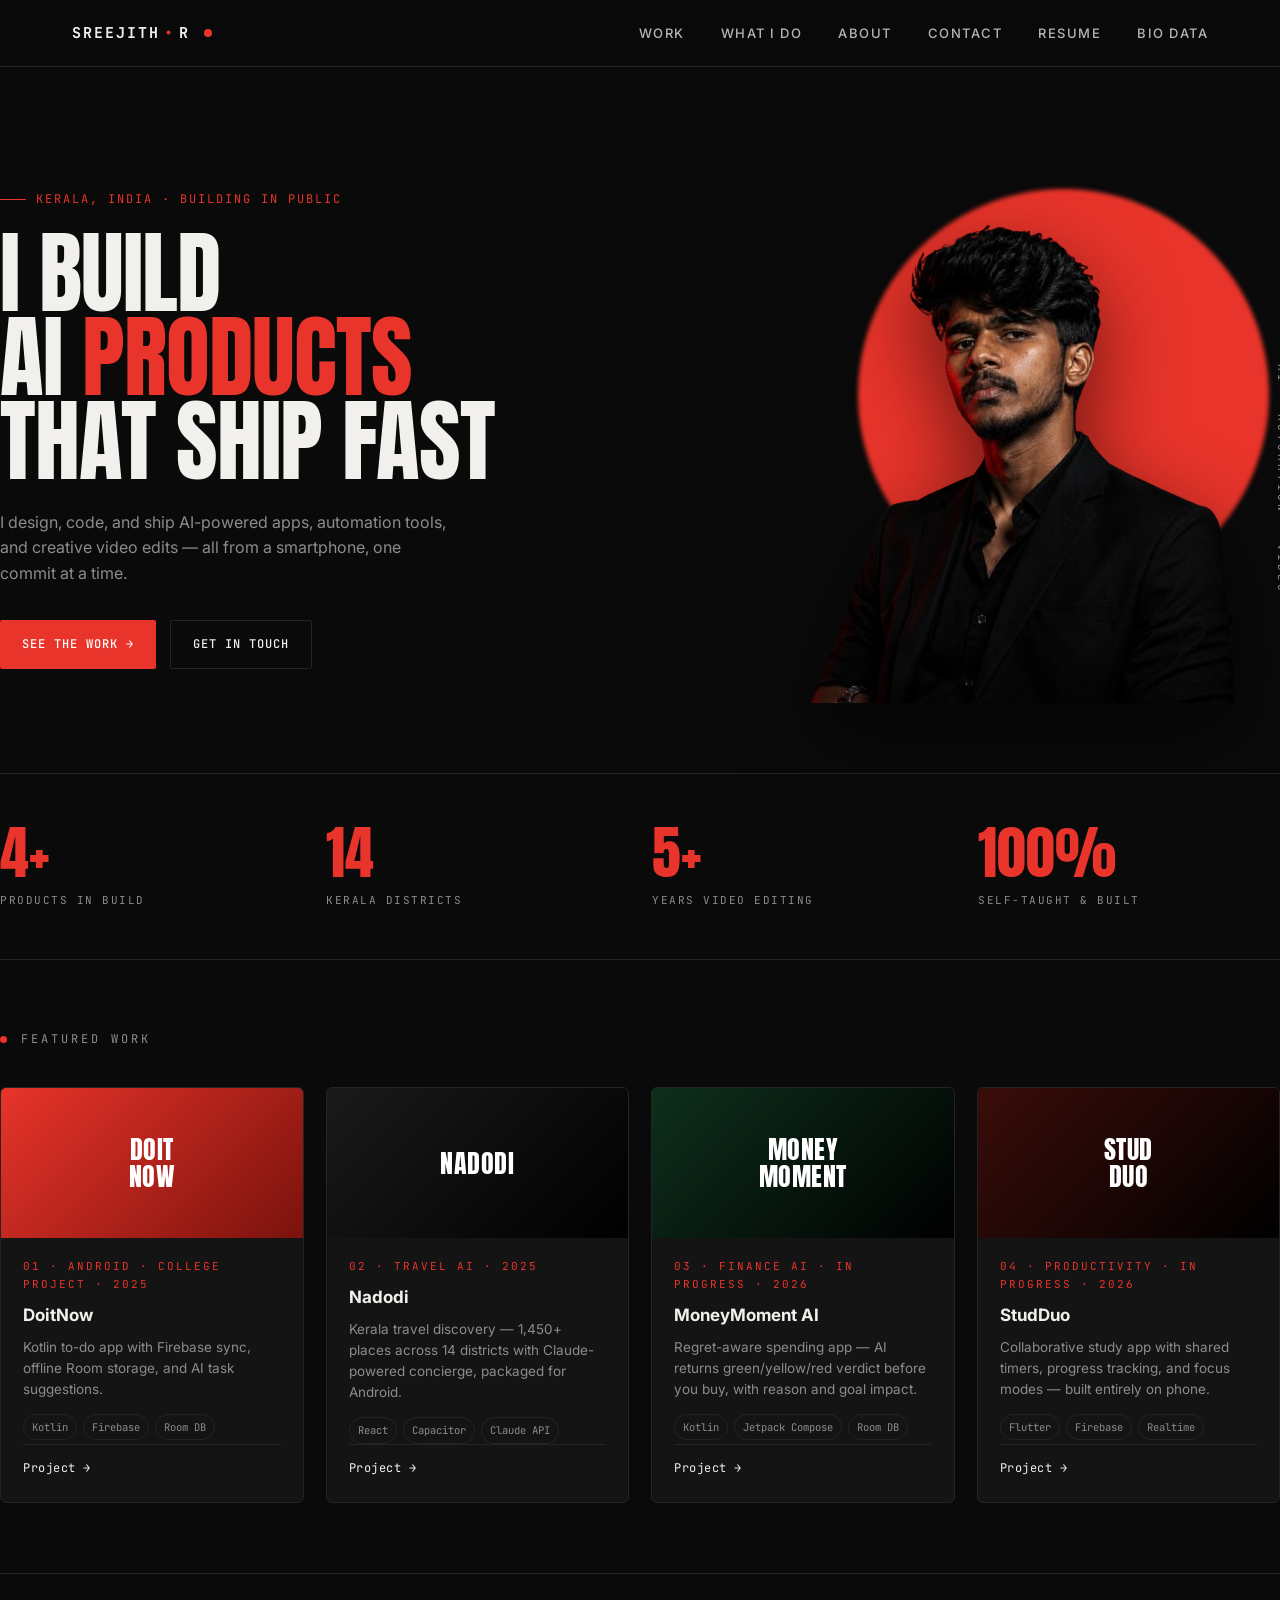
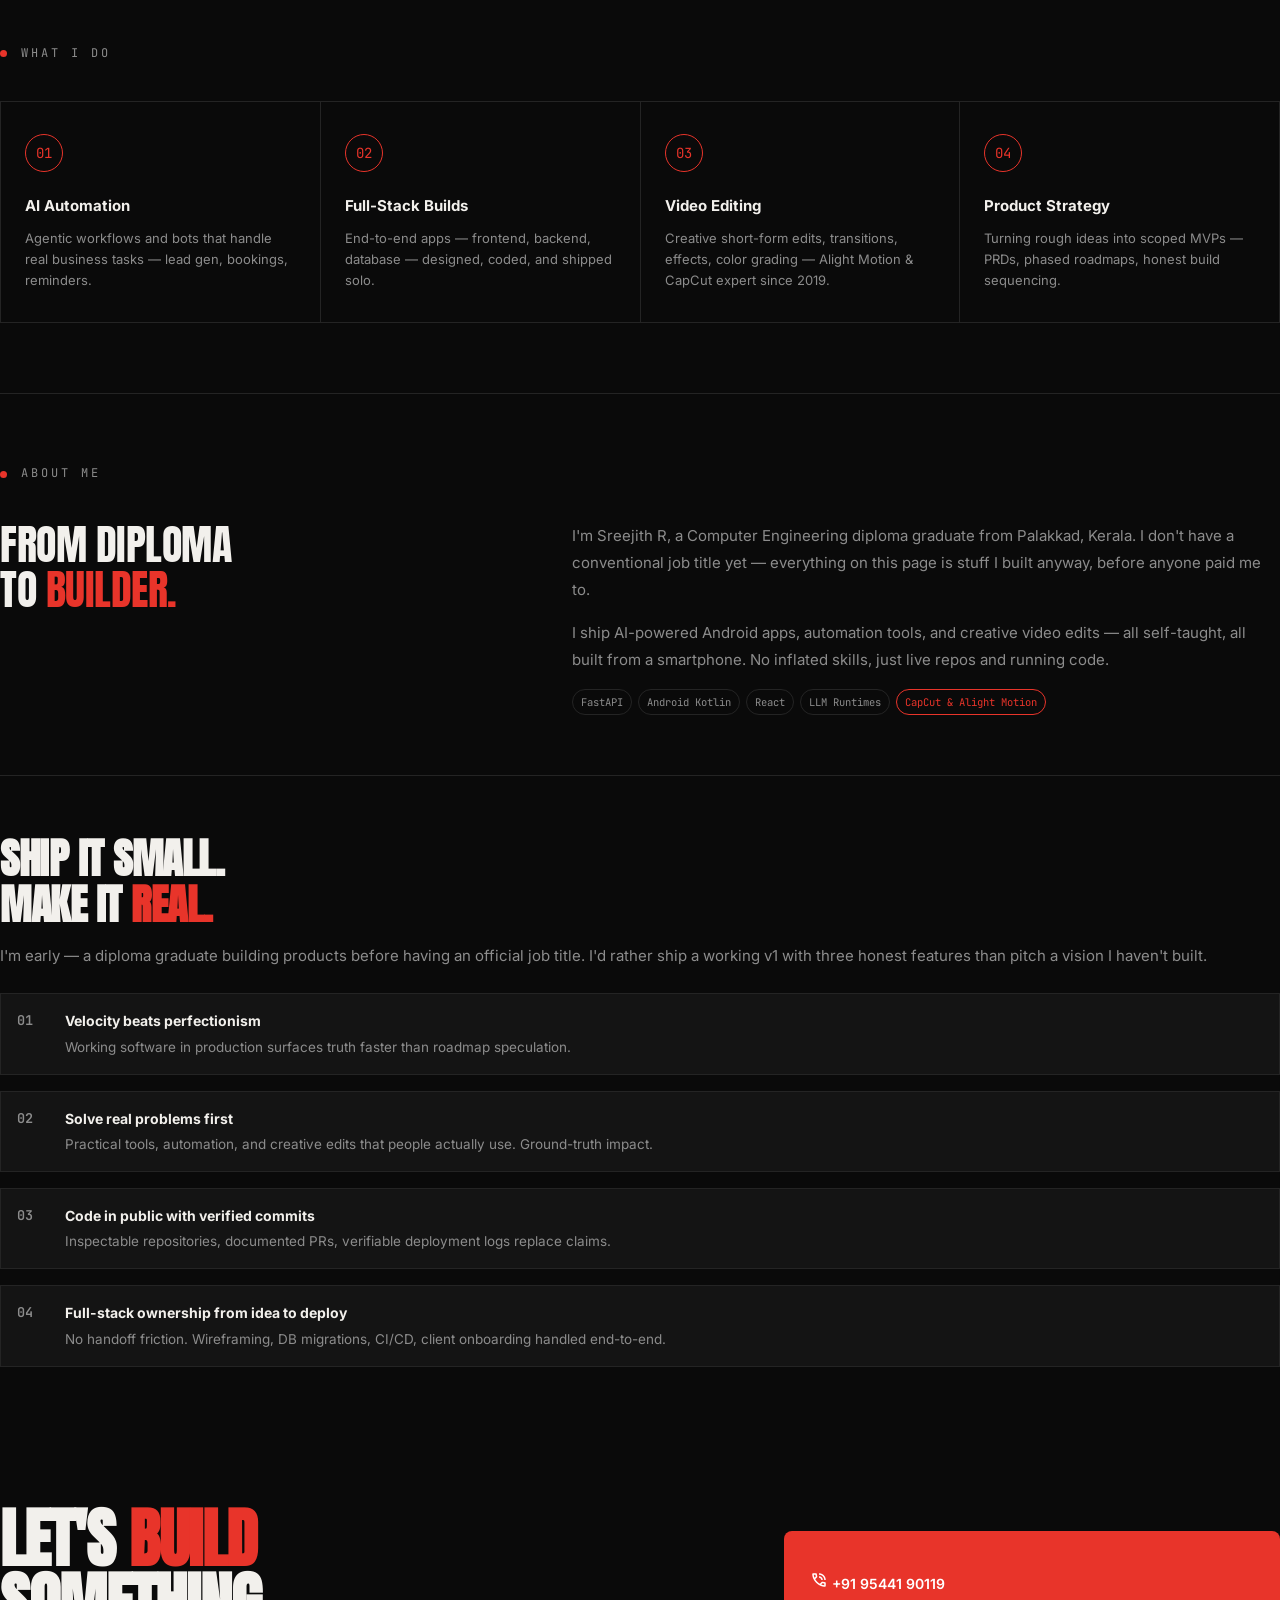
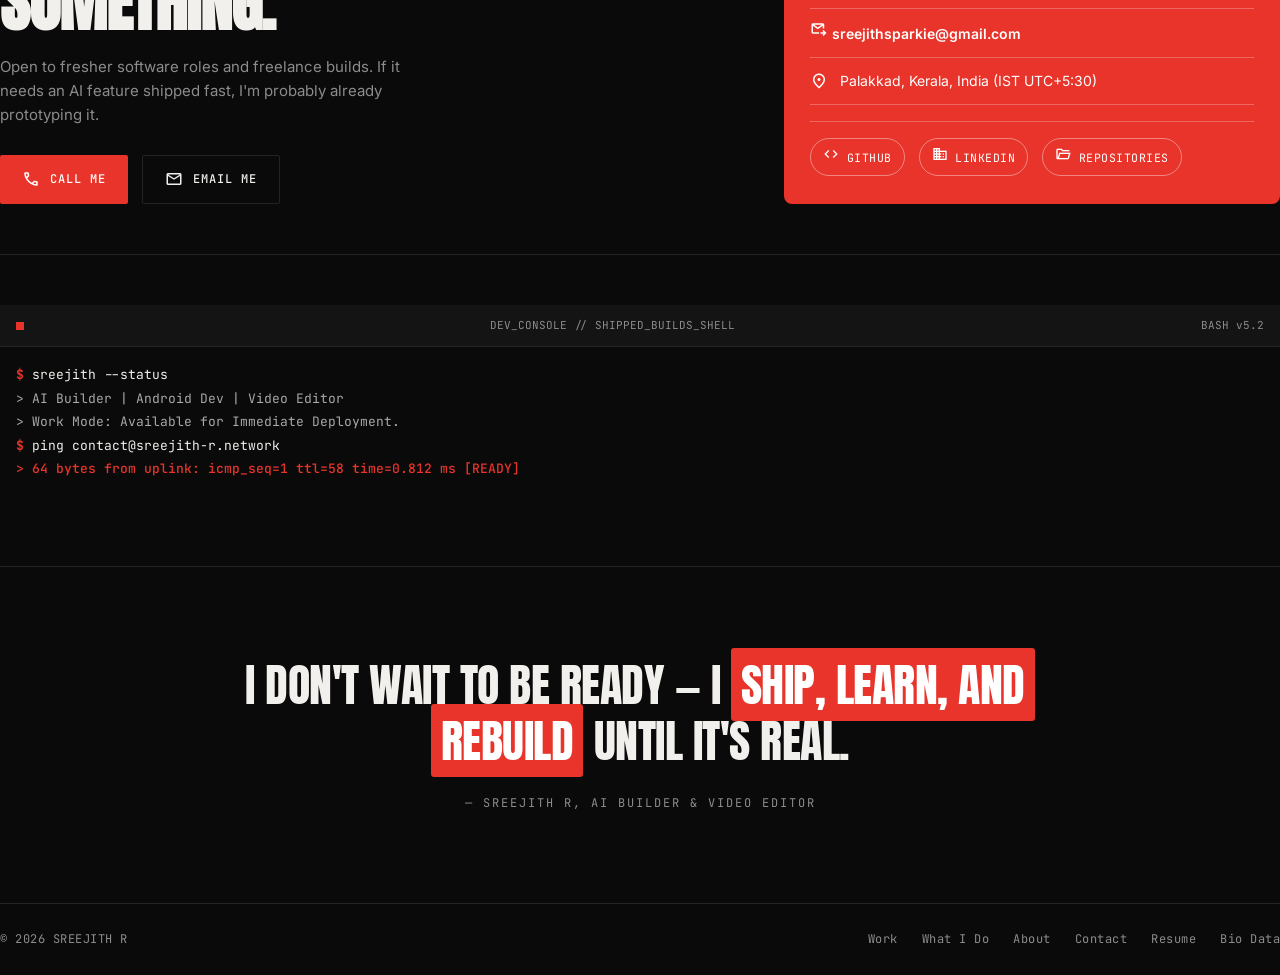
<file: index.html>
<!DOCTYPE html>
<html lang="en">
<head>
<meta charset="UTF-8">
<meta name="viewport" content="width=device-width, initial-scale=1.0">
<meta name="description" content="Sreejith R — AI Builder · Android Developer · Video Editor. Building production AI systems and creative edits from Kerala.">
<title>Sreejith R — AI Builder & Video Editor</title>
<link rel="preconnect" href="https://fonts.googleapis.com">
<link rel="preconnect" href="https://fonts.gstatic.com" crossorigin>
<link href="https://fonts.googleapis.com/css2?family=Anton&family=JetBrains+Mono:wght@400;500;700&family=Inter:wght@400;500;600;700&display=swap" rel="stylesheet">
<link href="https://fonts.googleapis.com/css2?family=Material+Symbols+Outlined:opsz,wght,FILL,GRAD@24,400,0,0" rel="stylesheet">
<link rel="stylesheet" href="css/style.css">
</head>
<body>
<a class="skip-link" href="#main">Skip to content</a>

<!-- NAV -->
<nav class="site-nav-bar" aria-label="Primary navigation">
  <div class="nav-inner">
    <a class="logo" href="#top" aria-label="Sreejith R — home">
      SREEJITH<span class="logo-dot">•</span>R
      <span class="status-dot" aria-hidden="true"></span>
    </a>
    <button class="nav-toggle" aria-label="Toggle menu" aria-expanded="false" aria-controls="primary-nav">
      <span></span><span></span><span></span>
    </button>
    <ul id="primary-nav" class="nav-links">
      <li><a href="#work">Work</a></li>
      <li><a href="#services">What I Do</a></li>
      <li><a href="#about">About</a></li>
      <li><a href="#contact">Contact</a></li>
      <li><a href="resume.html" target="_blank" rel="noopener">Resume</a></li>
      <li><a href="biodata.html" target="_blank" rel="noopener">Bio Data</a></li>
    </ul>
  </div>
</nav>

<main id="main">
  <!-- HERO -->
  <section class="hero" id="top" aria-labelledby="hero-title">
    <div class="hero-content">
      <p class="eyebrow">
        <span class="eyebrow-line" aria-hidden="true"></span>
        Kerala, India · Building in Public
      </p>
      <h1 id="hero-title" class="hero-headline">
        <span class="line">I BUILD</span>
        <span class="line">AI <span class="accent">PRODUCTS</span></span>
        <span class="line">THAT SHIP FAST</span>
      </h1>
      <p class="hero-sub">
        I design, code, and ship AI-powered apps, automation tools, and creative video edits — all from a smartphone, one commit at a time.
      </p>
      <div class="hero-ctas">
        <a class="btn btn-primary" href="#work">See the work →</a>
        <a class="btn btn-ghost" href="#contact">Get in touch</a>
      </div>
    </div>
    <div class="hero-photo">
      <div class="photo-blob" aria-hidden="true"></div>
      <img src="assets/sreejith-new.jpg" alt="Sreejith R — AI Builder & Video Editor" loading="eager">
      <span class="side-meta" aria-hidden="true">AI · AUTOMATION · VIDEO</span>
    </div>
  </section>

<!-- STATS BAR -->
  <section class="stats-bar" aria-label="Key metrics">
    <div class="stats-grid">
      <div class="stat-block">
        <div class="stat-num">4+</div>
        <div class="stat-label">Products in Build</div>
      </div>
      <div class="stat-block">
        <div class="stat-num">14</div>
        <div class="stat-label">Kerala Districts</div>
      </div>
      <div class="stat-block">
        <div class="stat-num">5+</div>
        <div class="stat-label">Years Video Editing</div>
      </div>
      <div class="stat-block">
        <div class="stat-num">100%</div>
        <div class="stat-label">Self-Taught & Built</div>
      </div>
    </div>
  </section>

  <!-- FEATURED WORK -->
  <section id="work" class="section">
    <div class="section-label">
      <span class="dot" aria-hidden="true"></span>
      <span>Featured Work</span>
    </div>
    <div class="work-grid">
      <article class="work-card">
        <div class="work-thumb" style="background:linear-gradient(135deg,#e8342a,#7a120c);">DOIT<br>NOW</div>
        <div class="work-body">
          <div class="work-meta">01 · ANDROID · COLLEGE PROJECT · 2025</div>
          <h3 class="work-title">DoitNow</h3>
          <p class="work-desc">Kotlin to-do app with Firebase sync, offline Room storage, and AI task suggestions.</p>
          <div class="work-tags">
            <span class="tag">Kotlin</span>
            <span class="tag">Firebase</span>
            <span class="tag">Room DB</span>
          </div>
          <a class="work-link" href="https://github.com/zreejith-dev/DoitNow" target="_blank" rel="noopener">Project →</a>
        </div>
      </article>

      <article class="work-card">
        <div class="work-thumb" style="background:linear-gradient(135deg,#1a1a1a,#000);">NADODI</div>
        <div class="work-body">
          <div class="work-meta">02 · TRAVEL AI · 2025</div>
          <h3 class="work-title">Nadodi</h3>
          <p class="work-desc">Kerala travel discovery — 1,450+ places across 14 districts with Claude-powered concierge, packaged for Android.</p>
          <div class="work-tags">
            <span class="tag">React</span>
            <span class="tag">Capacitor</span>
            <span class="tag">Claude API</span>
          </div>
          <a class="work-link" href="https://github.com/zreejith-dev/Nadodi" target="_blank" rel="noopener">Project →</a>
        </div>
      </article>

      <article class="work-card">
        <div class="work-thumb" style="background:linear-gradient(135deg,#0e2f1c,#000);">MONEY<br>MOMENT</div>
        <div class="work-body">
          <div class="work-meta">03 · FINANCE AI · IN PROGRESS · 2026</div>
          <h3 class="work-title">MoneyMoment AI</h3>
          <p class="work-desc">Regret-aware spending app — AI returns green/yellow/red verdict before you buy, with reason and goal impact.</p>
          <div class="work-tags">
            <span class="tag">Kotlin</span>
            <span class="tag">Jetpack Compose</span>
            <span class="tag">Room DB</span>
          </div>
          <a class="work-link" href="https://github.com/Zreejithhhhhh/fin-ai" target="_blank" rel="noopener">Project →</a>
        </div>
      </article>

      <article class="work-card">
        <div class="work-thumb" style="background:linear-gradient(135deg,#3a0d0a,#000);">STUD<br>DUO</div>
        <div class="work-body">
          <div class="work-meta">04 · PRODUCTIVITY · IN PROGRESS · 2026</div>
          <h3 class="work-title">StudDuo</h3>
          <p class="work-desc">Collaborative study app with shared timers, progress tracking, and focus modes — built entirely on phone.</p>
          <div class="work-tags">
            <span class="tag">Flutter</span>
            <span class="tag">Firebase</span>
            <span class="tag">Realtime</span>
          </div>
          <a class="work-link" href="https://github.com/zreejith-dev/StudDuo" target="_blank" rel="noopener">Project →</a>
        </div>
      </article>
    </div>
  </section>

<!-- WHAT I DO / SERVICES -->
  <section id="services" class="section">
    <div class="section-label">
      <span class="dot" aria-hidden="true"></span>
      <span>What I Do</span>
    </div>
    <div class="services-grid">
      <article class="service-card">
        <div class="service-icon">01</div>
        <h3 class="service-title">AI Automation</h3>
        <p class="service-desc">Agentic workflows and bots that handle real business tasks — lead gen, bookings, reminders.</p>
      </article>
      <article class="service-card">
        <div class="service-icon">02</div>
        <h3 class="service-title">Full-Stack Builds</h3>
        <p class="service-desc">End-to-end apps — frontend, backend, database — designed, coded, and shipped solo.</p>
      </article>
      <article class="service-card">
        <div class="service-icon">03</div>
        <h3 class="service-title">Video Editing</h3>
        <p class="service-desc">Creative short-form edits, transitions, effects, color grading — Alight Motion & CapCut expert since 2019.</p>
      </article>
      <article class="service-card">
        <div class="service-icon">04</div>
        <h3 class="service-title">Product Strategy</h3>
        <p class="service-desc">Turning rough ideas into scoped MVPs — PRDs, phased roadmaps, honest build sequencing.</p>
      </article>
    </div>
  </section>

  <!-- ABOUT -->
  <section id="about" class="section">
    <div class="section-label">
      <span class="dot" aria-hidden="true"></span>
      <span>About Me</span>
    </div>
    <div class="about-grid">
      <div class="about-quote">
        FROM DIPLOMA<br>TO <span class="accent">BUILDER.</span>
      </div>
      <div class="about-body">
        <p>I'm Sreejith R, a Computer Engineering diploma graduate from Palakkad, Kerala. I don't have a conventional job title yet — everything on this page is stuff I built anyway, before anyone paid me to.</p>
        <p>I ship AI-powered Android apps, automation tools, and creative video edits — all self-taught, all built from a smartphone. No inflated skills, just live repos and running code.</p>
        <div class="about-stack">
          <span class="stack-tag">FastAPI</span>
          <span class="stack-tag">Android Kotlin</span>
          <span class="stack-tag">React</span>
          <span class="stack-tag">LLM Runtimes</span>
          <span class="stack-tag accent-tag">CapCut & Alight Motion</span>
        </div>
      </div>
    </div>

    <!-- PHILOSOPHY -->
    <div class="philosophy">
      <h2 class="philosophy-title">SHIP IT SMALL.<br>MAKE IT <span class="accent">REAL.</span></h2>
      <p class="philosophy-text">I'm early — a diploma graduate building products before having an official job title. I'd rather ship a working v1 with three honest features than pitch a vision I haven't built.</p>
      <ul class="principles">
        <li>
          <span class="principle-num">01</span>
          <div>
            <strong>Velocity beats perfectionism</strong>
            <span>Working software in production surfaces truth faster than roadmap speculation.</span>
          </div>
        </li>
        <li>
          <span class="principle-num">02</span>
          <div>
            <strong>Solve real problems first</strong>
            <span>Practical tools, automation, and creative edits that people actually use. Ground-truth impact.</span>
          </div>
        </li>
        <li>
          <span class="principle-num">03</span>
          <div>
            <strong>Code in public with verified commits</strong>
            <span>Inspectable repositories, documented PRs, verifiable deployment logs replace claims.</span>
          </div>
        </li>
        <li>
          <span class="principle-num">04</span>
          <div>
            <strong>Full-stack ownership from idea to deploy</strong>
            <span>No handoff friction. Wireframing, DB migrations, CI/CD, client onboarding handled end-to-end.</span>
          </div>
        </li>
      </ul>
    </div>
  </section>

  <!-- CONTACT -->
  <section id="contact" class="section contact-section">
    <div class="contact-grid">
      <div class="contact-main">
        <h2 class="contact-headline">LET'S <span class="accent">BUILD</span><br>SOMETHING.</h2>
        <p class="contact-sub">Open to fresher software roles and freelance builds. If it needs an AI feature shipped fast, I'm probably already prototyping it.</p>
        <div class="contact-actions">
          <a class="btn btn-primary" href="tel:+919544190119">
            <span class="material-symbols-outlined" aria-hidden="true">call</span>
            Call me
          </a>
          <a class="btn btn-ghost" href="mailto:sreejithsparkie@gmail.com">
            <span class="material-symbols-outlined" aria-hidden="true">mail</span>
            Email me
          </a>
        </div>
      </div>
      <div class="contact-card">
        <div class="contact-row">
          <a href="tel:+919544190119">
            <span class="material-symbols-outlined" aria-hidden="true">phone_in_talk</span>
            +91 95441 90119
          </a>
        </div>
        <div class="contact-row">
          <a href="mailto:sreejithsparkie@gmail.com">
            <span class="material-symbols-outlined" aria-hidden="true">outgoing_mail</span>
            sreejithsparkie@gmail.com
          </a>
        </div>
        <div class="contact-row">
          <span class="material-symbols-outlined" aria-hidden="true">location_on</span>
          Palakkad, Kerala, India (IST UTC+5:30)
        </div>
        <div class="social-row">
          <a href="https://github.com/zreejith-dev" target="_blank" rel="noopener" aria-label="GitHub">
            <span class="material-symbols-outlined" aria-hidden="true">code</span>
            GitHub
          </a>
          <a href="https://linkedin.com/in/sreejith-r-57b355333" target="_blank" rel="noopener" aria-label="LinkedIn">
            <span class="material-symbols-outlined" aria-hidden="true">business</span>
            LinkedIn
          </a>
          <a href="https://github.com/zreejith-dev?tab=repositories" target="_blank" rel="noopener" aria-label="Projects">
            <span class="material-symbols-outlined" aria-hidden="true">folder_open</span>
            Repositories
          </a>
        </div>
      </div>
    </div>

    <!-- TERMINAL SIMULATOR -->
    <div class="terminal-sim">
      <div class="terminal-header">
        <span class="terminal-dot" aria-hidden="true"></span>
        <span>DEV_CONSOLE // SHIPPED_BUILDS_SHELL</span>
        <span>BASH v5.2</span>
      </div>
      <div class="terminal-body">
        <div class="terminal-line"><span class="prompt">$</span> sreejith --status</div>
        <div class="terminal-line output">> AI Builder | Android Dev | Video Editor</div>
        <div class="terminal-line output">> Work Mode: Available for Immediate Deployment.</div>
        <div class="terminal-line"><span class="prompt">$</span> ping contact@sreejith-r.network</div>
        <div class="terminal-line output success">> 64 bytes from uplink: icmp_seq=1 ttl=58 time=0.812 ms [READY]</div>
      </div>
    </div>
  </section>

<!-- QUOTE -->
  <section class="quote-section">
    <blockquote class="quote">
      I don't wait to be ready — I <span class="quote-highlight">SHIP, LEARN, AND REBUILD</span> until it's real.
    </blockquote>
    <div class="quote-attr">— Sreejith R, AI Builder & Video Editor</div>
  </section>
</main>

<!-- FOOTER -->
<footer class="site-footer">
  <div class="footer-inner">
    <span>© 2026 SREEJITH R</span>
    <nav class="footer-nav">
      <a href="#work">Work</a>
      <a href="#services">What I Do</a>
      <a href="#about">About</a>
      <a href="#contact">Contact</a>
      <a href="resume.html" target="_blank" rel="noopener">Resume</a>
      <a href="biodata.html" target="_blank" rel="noopener">Bio Data</a>
    </nav>
  </div>
</footer>

<a href="#top" class="back-to-top" aria-label="Back to top">
  <span class="material-symbols-outlined" aria-hidden="true">arrow_upward</span>
</a>
<div class="scroll-progress" id="scrollProgress" aria-hidden="true"></div>

<link href="https://fonts.googleapis.com/css2?family=Material+Symbols+Outlined:opsz,wght,FILL,GRAD@24,400,0,0" rel="stylesheet">
<script src="js/main.js" defer></script>
</body>
</html>
</file>
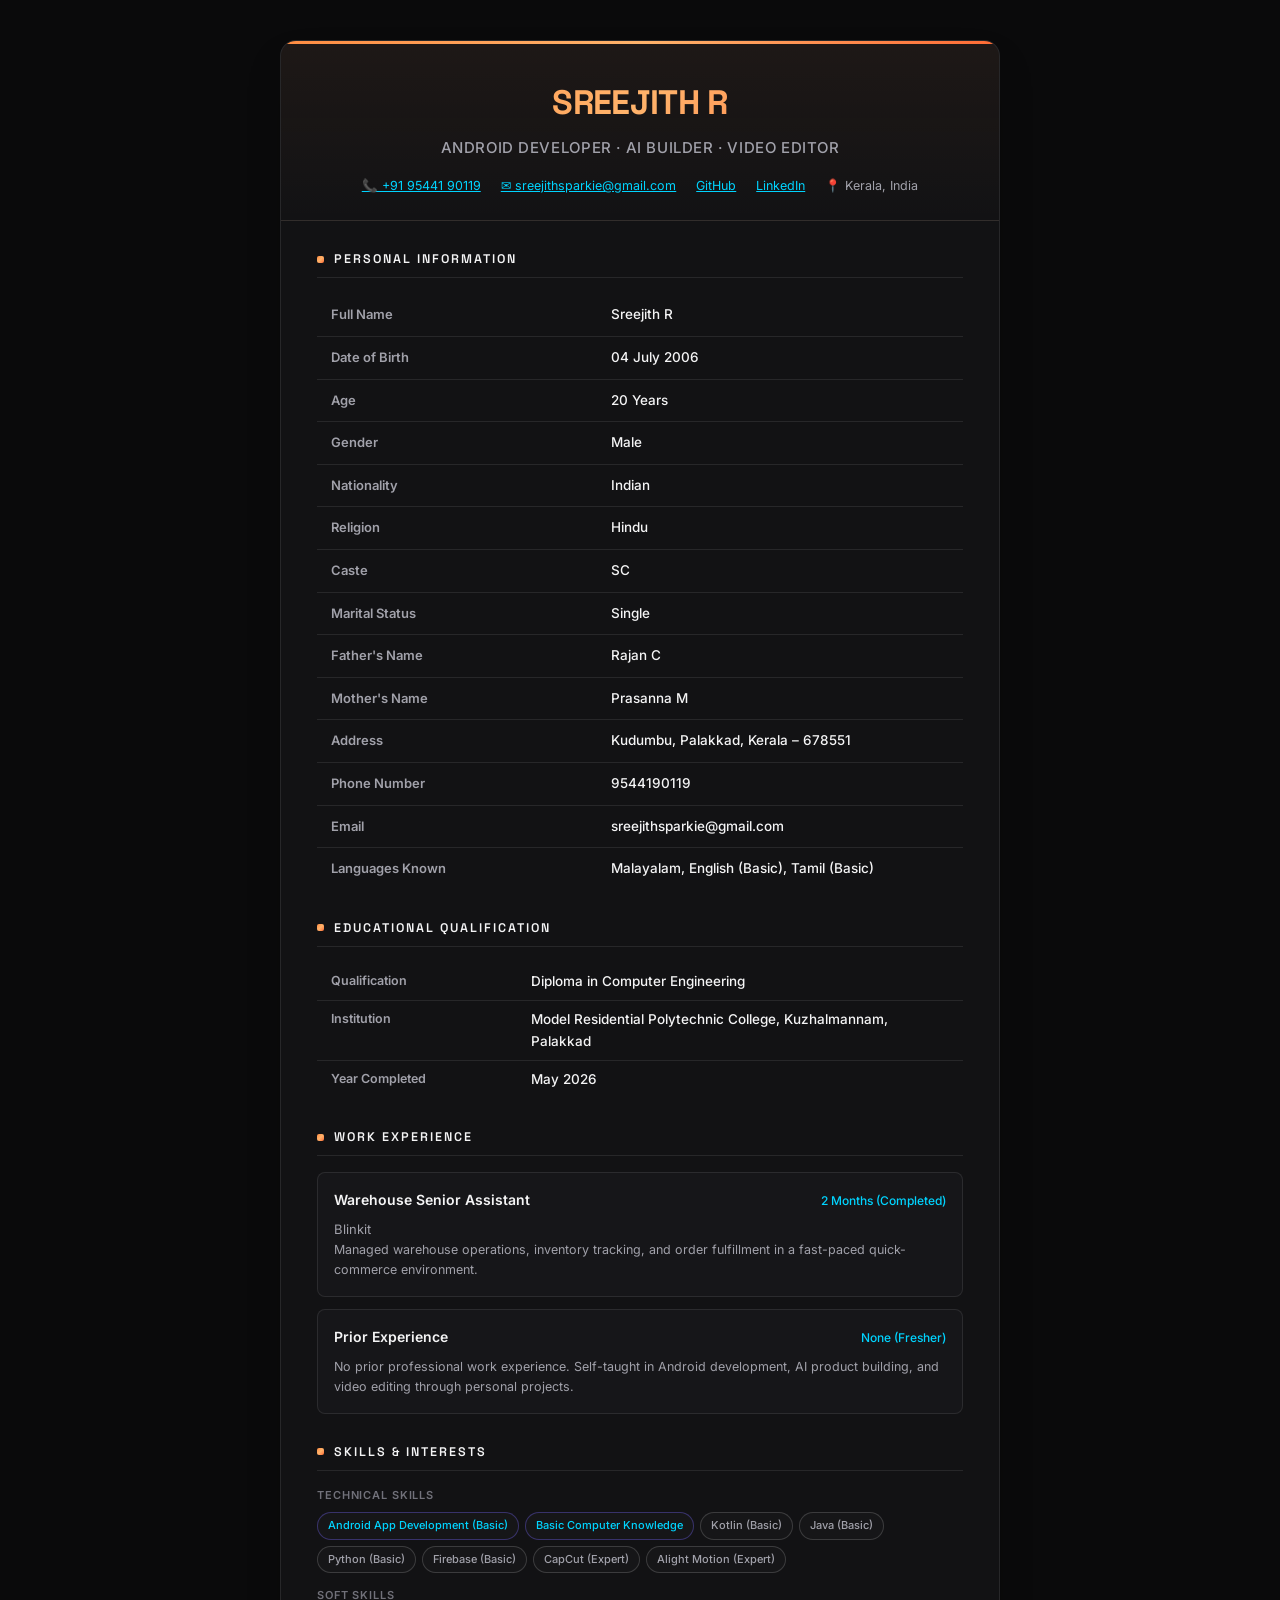
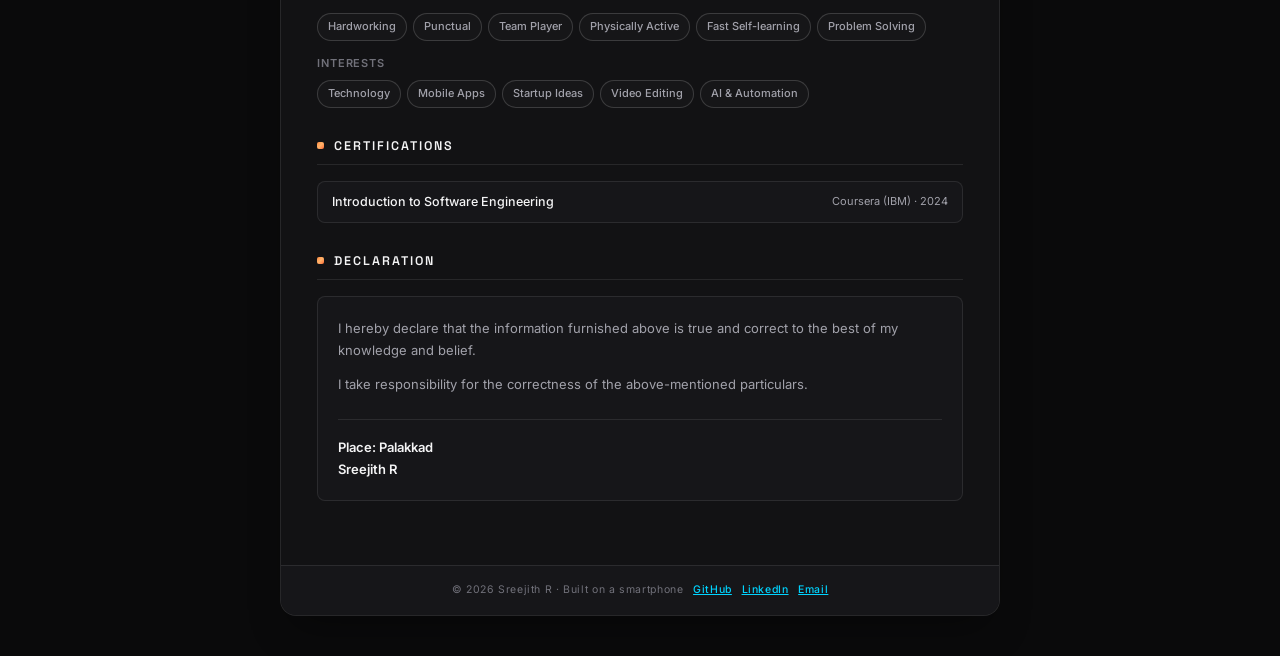
<file: biodata.html>
<!DOCTYPE html>
<html lang="en">
<head>
  <meta charset="UTF-8" />
  <meta name="viewport" content="width=device-width, initial-scale=1.0" />
  <title>Sreejith R — Bio Data</title>
  <meta name="description" content="Professional Bio Data of Sreejith R — Android Developer & AI Builder" />
  <link href="https://fonts.googleapis.com/css2?family=Space+Grotesk:wght@400;500;600;700&family=Inter:wght@400;500;600&display=swap" rel="stylesheet">
  <style>
    @page { size: A4; margin: 0; }
    * { box-sizing: border-box; margin: 0; padding: 0; }
    
    :root {
      --bg: #0a0a0b; --bg-elev: #121214; --card: #161619;
      --border: rgba(255,255,255,0.09); --border-strong: rgba(255,255,255,0.16);
      --text: #f4f4f5; --text-dim: #a1a1aa; --text-faint: #71717a;
      --accent: #6c5ce7; --accent-2: #00d4ff;
      --orange-grad: linear-gradient(135deg, #ff8c42 0%, #ffb36b 50%, #ff6b35 100%);
      --font-display: "Space Grotesk", system-ui, sans-serif;
      --font-body: "Inter", system-ui, sans-serif;
    }

    body { font-family: var(--font-body); background: var(--bg); color: var(--text); line-height: 1.6; font-size: 14px; -webkit-font-smoothing: antialiased; min-height: 100vh; padding: 40px 20px; }
    
    .biodata-sheet { max-width: 720px; margin: 0 auto; background: var(--bg-elev); border: 1px solid var(--border); border-radius: 16px; overflow: hidden; box-shadow: 0 20px 40px -12px rgba(0,0,0,0.4); }
    @media screen { .biodata-sheet::before { content: ""; display: block; height: 3px; background: var(--orange-grad); } }
    @media print { body { background: #fff; color: #000; padding: 0; font-size: 11pt; } .biodata-sheet { box-shadow: none; border: none; border-radius: 0; background: #fff; } .biodata-sheet::before { display: none; } .section-title::before { background: #d94e00; -webkit-print-color-adjust: exact; print-color-adjust: exact; } .no-print { display: none !important; } a { color: #000 !important; text-decoration: none; } }

    .bd-header { padding: 32px 36px 24px; background: linear-gradient(180deg, rgba(255,140,66,0.05) 0%, transparent 100%); border-bottom: 1px solid var(--border); text-align: center; position: relative; }
    .bd-name { font-family: var(--font-display); font-weight: 700; font-size: clamp(28px, 4.5vw, 34px); letter-spacing: -0.02em; margin-bottom: 6px; }
    @media screen { .bd-name { background: var(--orange-grad); -webkit-background-clip: text; background-clip: text; color: transparent; } }
    .bd-title { font-size: 15px; color: var(--text-dim); font-weight: 500; letter-spacing: 0.04em; text-transform: uppercase; margin-bottom: 16px; }
    .bd-contact { display: flex; flex-wrap: wrap; justify-content: center; gap: 12px 20px; font-size: 12.5px; color: var(--text-dim); }
    .bd-contact a { color: var(--accent-2); }
    .bd-contact-item { display: inline-flex; align-items: center; gap: 5px; white-space: nowrap; }

    .bd-body { padding: 28px 36px 36px; }
    .bd-section { margin-bottom: 28px; }
    .section-title { font-family: var(--font-display); font-weight: 600; font-size: 12.5px; letter-spacing: 0.16em; text-transform: uppercase; color: var(--text); margin-bottom: 16px; padding-bottom: 8px; border-bottom: 1px solid var(--border); display: flex; align-items: center; gap: 10px; }
    @media screen { .section-title::before { content: ""; width: 7px; height: 7px; border-radius: 2px; background: var(--orange-grad); flex-shrink: 0; } }

    /* Bio Data Table Layout */
    .bd-table { width: 100%; border-collapse: collapse; }
    .bd-table td { padding: 10px 14px; border-bottom: 1px solid var(--border); vertical-align: top; }
    .bd-table tr:last-child td { border-bottom: none; }
    .bd-label { width: 280px; font-weight: 600; color: var(--text-dim); font-size: 13px; }
    .bd-value { color: var(--text); font-size: 13.5px; font-weight: 500; }
    .bd-label strong { color: var(--text); }
    
    .bd-table.sub-table td { padding: 8px 14px; }
    .bd-table.sub-table .bd-label { width: 200px; font-size: 12.5px; }

    /* Work Experience */
    .exp-card { background: var(--card); border: 1px solid var(--border); border-radius: 8px; padding: 16px; margin-bottom: 12px; }
    .exp-head { display: flex; justify-content: space-between; align-items: baseline; gap: 12px; flex-wrap: wrap; margin-bottom: 8px; }
    .exp-role { font-weight: 600; font-size: 14px; color: var(--text); }
    .exp-duration { font-size: 12px; color: var(--accent-2); font-weight: 500; white-space: nowrap; }
    .exp-company { color: var(--text-dim); font-size: 13px; }
    .exp-desc { color: var(--text-dim); font-size: 12.5px; line-height: 1.6; }

    /* Skills */
    .skill-row { margin-bottom: 14px; }
    .skill-row-name { font-size: 11px; font-weight: 600; letter-spacing: 0.08em; text-transform: uppercase; color: var(--text-faint); margin-bottom: 8px; }
    .skill-tags { display: flex; flex-wrap: wrap; gap: 6px; }
    .skill-tag { font-size: 11px; font-weight: 500; padding: 4px 10px; border-radius: 999px; border: 1px solid var(--border-strong); background: rgba(255,255,255,0.02); color: var(--text-dim); }
    @media screen { .skill-tag:hover { border-color: var(--accent); color: var(--accent-2); background: rgba(108,92,231,0.1); } }
    .skill-tag.primary { border-color: rgba(108,92,231,0.4); color: var(--accent-2); }

    /* Education */
    .edu-item { margin-bottom: 14px; padding-bottom: 14px; border-bottom: 1px solid var(--border); }
    .edu-item:last-child { border-bottom: none; margin-bottom: 0; padding-bottom: 0; }
    .edu-head { display: flex; justify-content: space-between; align-items: baseline; gap: 10px; flex-wrap: wrap; margin-bottom: 4px; }
    .edu-degree { font-weight: 600; font-size: 13.5px; color: var(--text); }
    .edu-date { font-size: 11.5px; color: var(--accent-2); font-weight: 500; letter-spacing: 0.04em; white-space: nowrap; }
    .edu-school { color: var(--text-dim); font-size: 12.5px; margin-bottom: 2px; }
    .edu-detail { font-size: 11.5px; color: var(--text-faint); }

    /* Certifications */
    .cert-item { display: flex; justify-content: space-between; align-items: center; padding: 10px 14px; background: var(--card); border: 1px solid var(--border); border-radius: 8px; margin-bottom: 8px; gap: 10px; }
    .cert-name { font-weight: 500; color: var(--text); font-size: 12.5px; }
    .cert-meta { font-size: 11px; color: var(--text-dim); white-space: nowrap; }

    /* Declaration */
    .declaration { background: var(--card); border: 1px solid var(--border); border-radius: 8px; padding: 20px; }
    .declaration p { color: var(--text-dim); font-size: 13px; line-height: 1.7; margin-bottom: 12px; }
    .declaration p:last-child { margin-bottom: 0; }
    .declaration .sig { margin-top: 24px; padding-top: 16px; border-top: 1px solid var(--border); font-weight: 600; color: var(--text); }

    .bd-footer { padding: 16px 36px; background: var(--card); border-top: 1px solid var(--border); text-align: center; font-size: 10.5px; color: var(--text-faint); letter-spacing: 0.06em; }
    .bd-footer a { color: var(--accent-2); margin-left: 6px; font-weight: 500; }

    @media (max-width: 520px) { 
      body { padding: 20px 10px; } 
      .bd-header, .bd-body { padding-left: 20px; padding-right: 20px; } 
      .bd-contact { gap: 8px 12px; }
      .bd-label { width: 140px; font-size: 12px; }
    }
  </style>
</head>
<body>
  <div class="biodata-sheet">
    <header class="bd-header">
      <h1 class="bd-name">SREEJITH R</h1>
      <p class="bd-title">Android Developer · AI Builder · Video Editor</p>
      <div class="bd-contact">
        <a class="bd-contact-item" href="tel:+919544190119">📞 +91 95441 90119</a>
        <a class="bd-contact-item" href="mailto:sreejithsparkie@gmail.com">✉ sreejithsparkie@gmail.com</a>
        <a class="bd-contact-item" href="https://github.com/zreejith-dev" target="_blank" rel="noopener">GitHub</a>
        <a class="bd-contact-item" href="https://linkedin.com/in/sreejith-r-57b355333" target="_blank" rel="noopener">LinkedIn</a>
        <span class="bd-contact-item">📍 Kerala, India</span>
      </div>
    </header>

    <main class="bd-body">
      <!-- PERSONAL INFORMATION -->
      <section class="bd-section">
        <h2 class="section-title">Personal Information</h2>
        <table class="bd-table">
          <tr><td class="bd-label">Full Name</td><td class="bd-value">Sreejith R</td></tr>
          <tr><td class="bd-label">Date of Birth</td><td class="bd-value">04 July 2006</td></tr>
          <tr><td class="bd-label">Age</td><td class="bd-value">20 Years</td></tr>
          <tr><td class="bd-label">Gender</td><td class="bd-value">Male</td></tr>
          <tr><td class="bd-label">Nationality</td><td class="bd-value">Indian</td></tr>
          <tr><td class="bd-label">Religion</td><td class="bd-value">Hindu</td></tr>
          <tr><td class="bd-label">Caste</td><td class="bd-value">SC</td></tr>
          <tr><td class="bd-label">Marital Status</td><td class="bd-value">Single</td></tr>
          <tr><td class="bd-label">Father's Name</td><td class="bd-value">Rajan C</td></tr>
          <tr><td class="bd-label">Mother's Name</td><td class="bd-value">Prasanna M</td></tr>
          <tr><td class="bd-label">Address</td><td class="bd-value">Kudumbu, Palakkad, Kerala – 678551</td></tr>
          <tr><td class="bd-label">Phone Number</td><td class="bd-value">9544190119</td></tr>
          <tr><td class="bd-label">Email</td><td class="bd-value">sreejithsparkie@gmail.com</td></tr>
          <tr><td class="bd-label">Languages Known</td><td class="bd-value">Malayalam, English (Basic), Tamil (Basic)</td></tr>
        </table>
      </section>

      <!-- EDUCATIONAL QUALIFICATION -->
      <section class="bd-section">
        <h2 class="section-title">Educational Qualification</h2>
        <table class="bd-table sub-table">
          <tr><td class="bd-label">Qualification</td><td class="bd-value">Diploma in Computer Engineering</td></tr>
          <tr><td class="bd-label">Institution</td><td class="bd-value">Model Residential Polytechnic College, Kuzhalmannam, Palakkad</td></tr>
          <tr><td class="bd-label">Year Completed</td><td class="bd-value">May 2026</td></tr>
        </table>
      </section>

      <!-- WORK EXPERIENCE -->
      <section class="bd-section">
        <h2 class="section-title">Work Experience</h2>
        <div class="exp-card">
          <div class="exp-head">
            <span class="exp-role">Warehouse Senior Assistant</span>
            <span class="exp-duration">2 Months (Completed)</span>
          </div>
          <p class="exp-company">Blinkit</p>
          <p class="exp-desc">Managed warehouse operations, inventory tracking, and order fulfillment in a fast-paced quick-commerce environment.</p>
        </div>
        <div class="exp-card">
          <div class="exp-head">
            <span class="exp-role">Prior Experience</span>
            <span class="exp-duration">None (Fresher)</span>
          </div>
          <p class="exp-desc">No prior professional work experience. Self-taught in Android development, AI product building, and video editing through personal projects.</p>
        </div>
      </section>

      <!-- SKILLS & INTERESTS -->
      <section class="bd-section">
        <h2 class="section-title">Skills & Interests</h2>
        <div class="skill-row">
          <div class="skill-row-name">Technical Skills</div>
          <div class="skill-tags">
            <span class="skill-tag primary">Android App Development (Basic)</span>
            <span class="skill-tag primary">Basic Computer Knowledge</span>
            <span class="skill-tag">Kotlin (Basic)</span>
            <span class="skill-tag">Java (Basic)</span>
            <span class="skill-tag">Python (Basic)</span>
            <span class="skill-tag">Firebase (Basic)</span>
            <span class="skill-tag">CapCut (Expert)</span>
            <span class="skill-tag">Alight Motion (Expert)</span>
          </div>
        </div>
        <div class="skill-row">
          <div class="skill-row-name">Soft Skills</div>
          <div class="skill-tags">
            <span class="skill-tag">Hardworking</span>
            <span class="skill-tag">Punctual</span>
            <span class="skill-tag">Team Player</span>
            <span class="skill-tag">Physically Active</span>
            <span class="skill-tag">Fast Self-learning</span>
            <span class="skill-tag">Problem Solving</span>
          </div>
        </div>
        <div class="skill-row">
          <div class="skill-row-name">Interests</div>
          <div class="skill-tags">
            <span class="skill-tag">Technology</span>
            <span class="skill-tag">Mobile Apps</span>
            <span class="skill-tag">Startup Ideas</span>
            <span class="skill-tag">Video Editing</span>
            <span class="skill-tag">AI & Automation</span>
          </div>
        </div>
      </section>

      <!-- CERTIFICATIONS -->
      <section class="bd-section">
        <h2 class="section-title">Certifications</h2>
        <div class="cert-item">
          <span class="cert-name">Introduction to Software Engineering</span>
          <span class="cert-meta">Coursera (IBM) · 2024</span>
        </div>
      </section>

      <!-- DECLARATION -->
      <section class="bd-section">
        <h2 class="section-title">Declaration</h2>
        <div class="declaration">
          <p>I hereby declare that the information furnished above is true and correct to the best of my knowledge and belief.</p>
          <p>I take responsibility for the correctness of the above-mentioned particulars.</p>
          <p class="sig">Place: Palakkad<br>Sreejith R</p>
        </div>
      </section>
    </main>

    <footer class="bd-footer no-print">
      © 2026 Sreejith R · Built on a smartphone
      <a href="https://github.com/zreejith-dev" target="_blank" rel="noopener">GitHub</a>
      <a href="https://linkedin.com/in/sreejith-r-57b355333" target="_blank" rel="noopener">LinkedIn</a>
      <a href="mailto:sreejithsparkie@gmail.com">Email</a>
    </footer>
  </div>
</body>
</html>
</file>
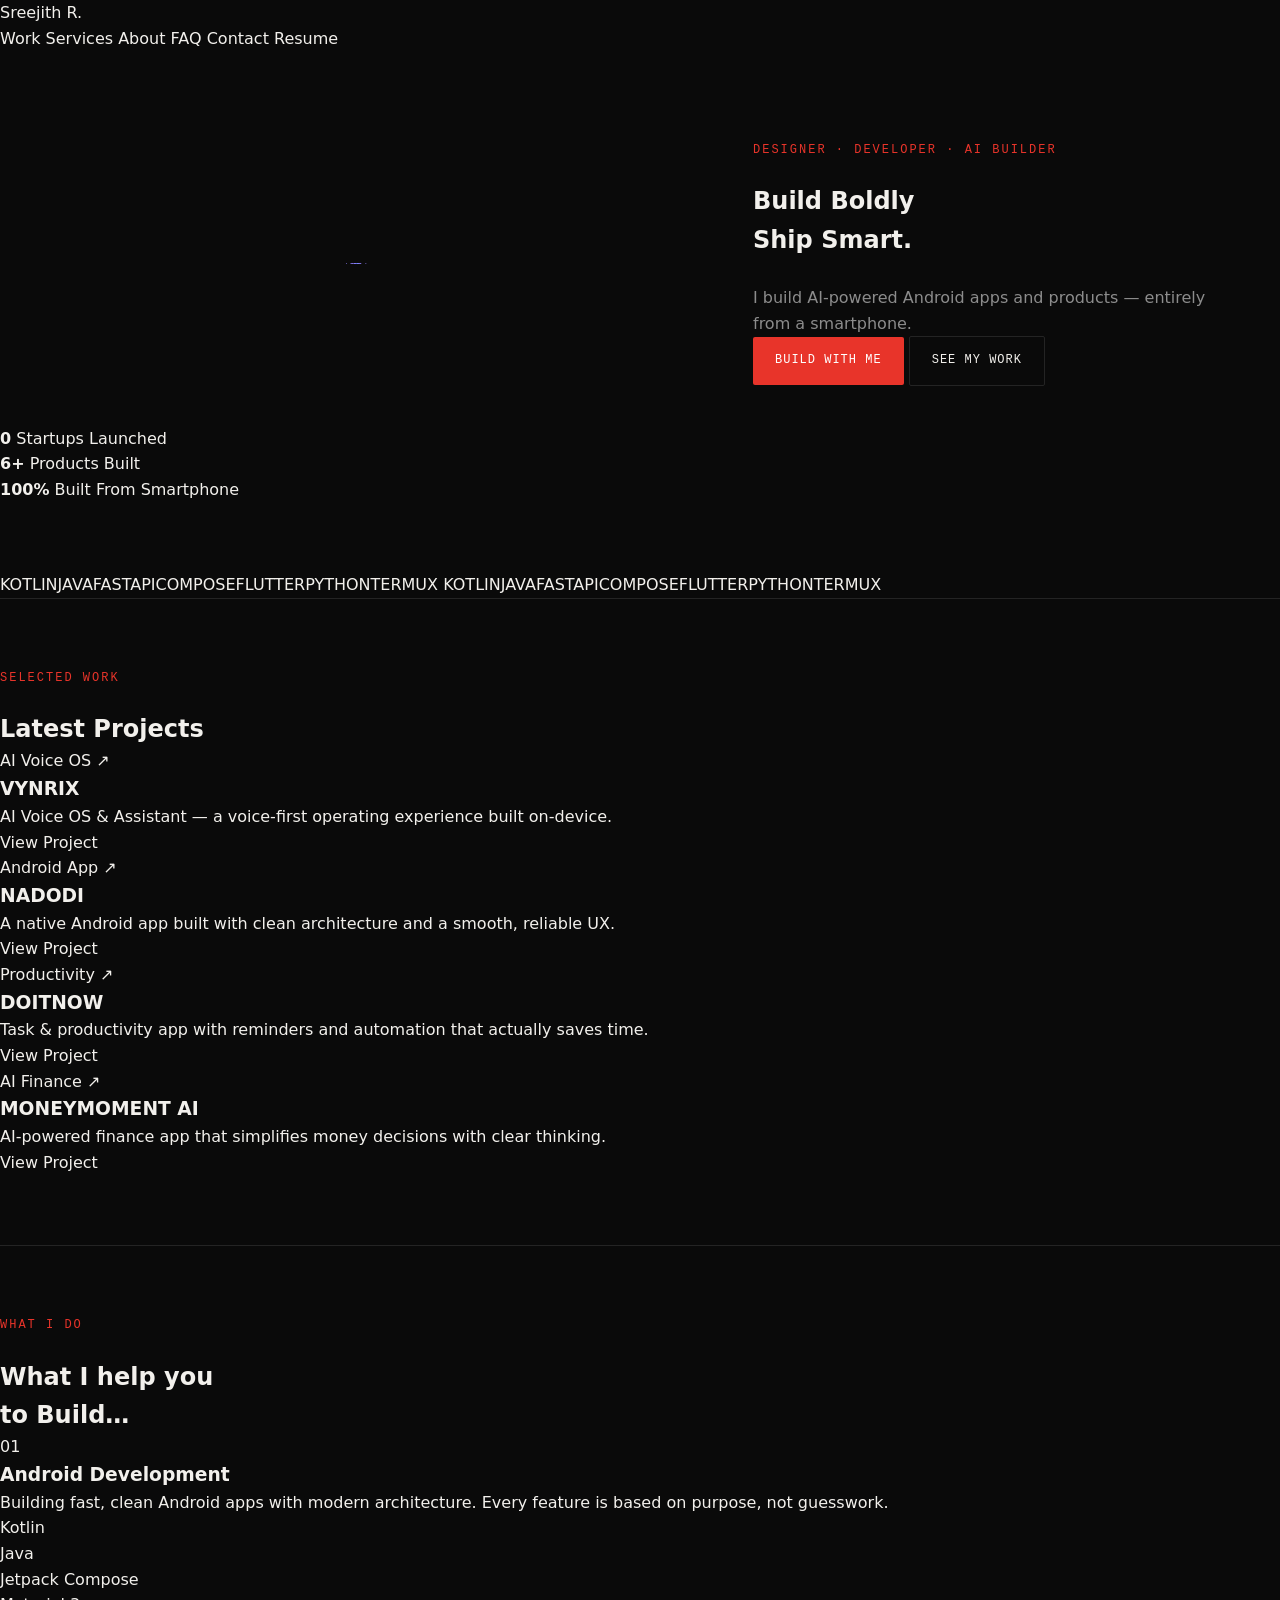
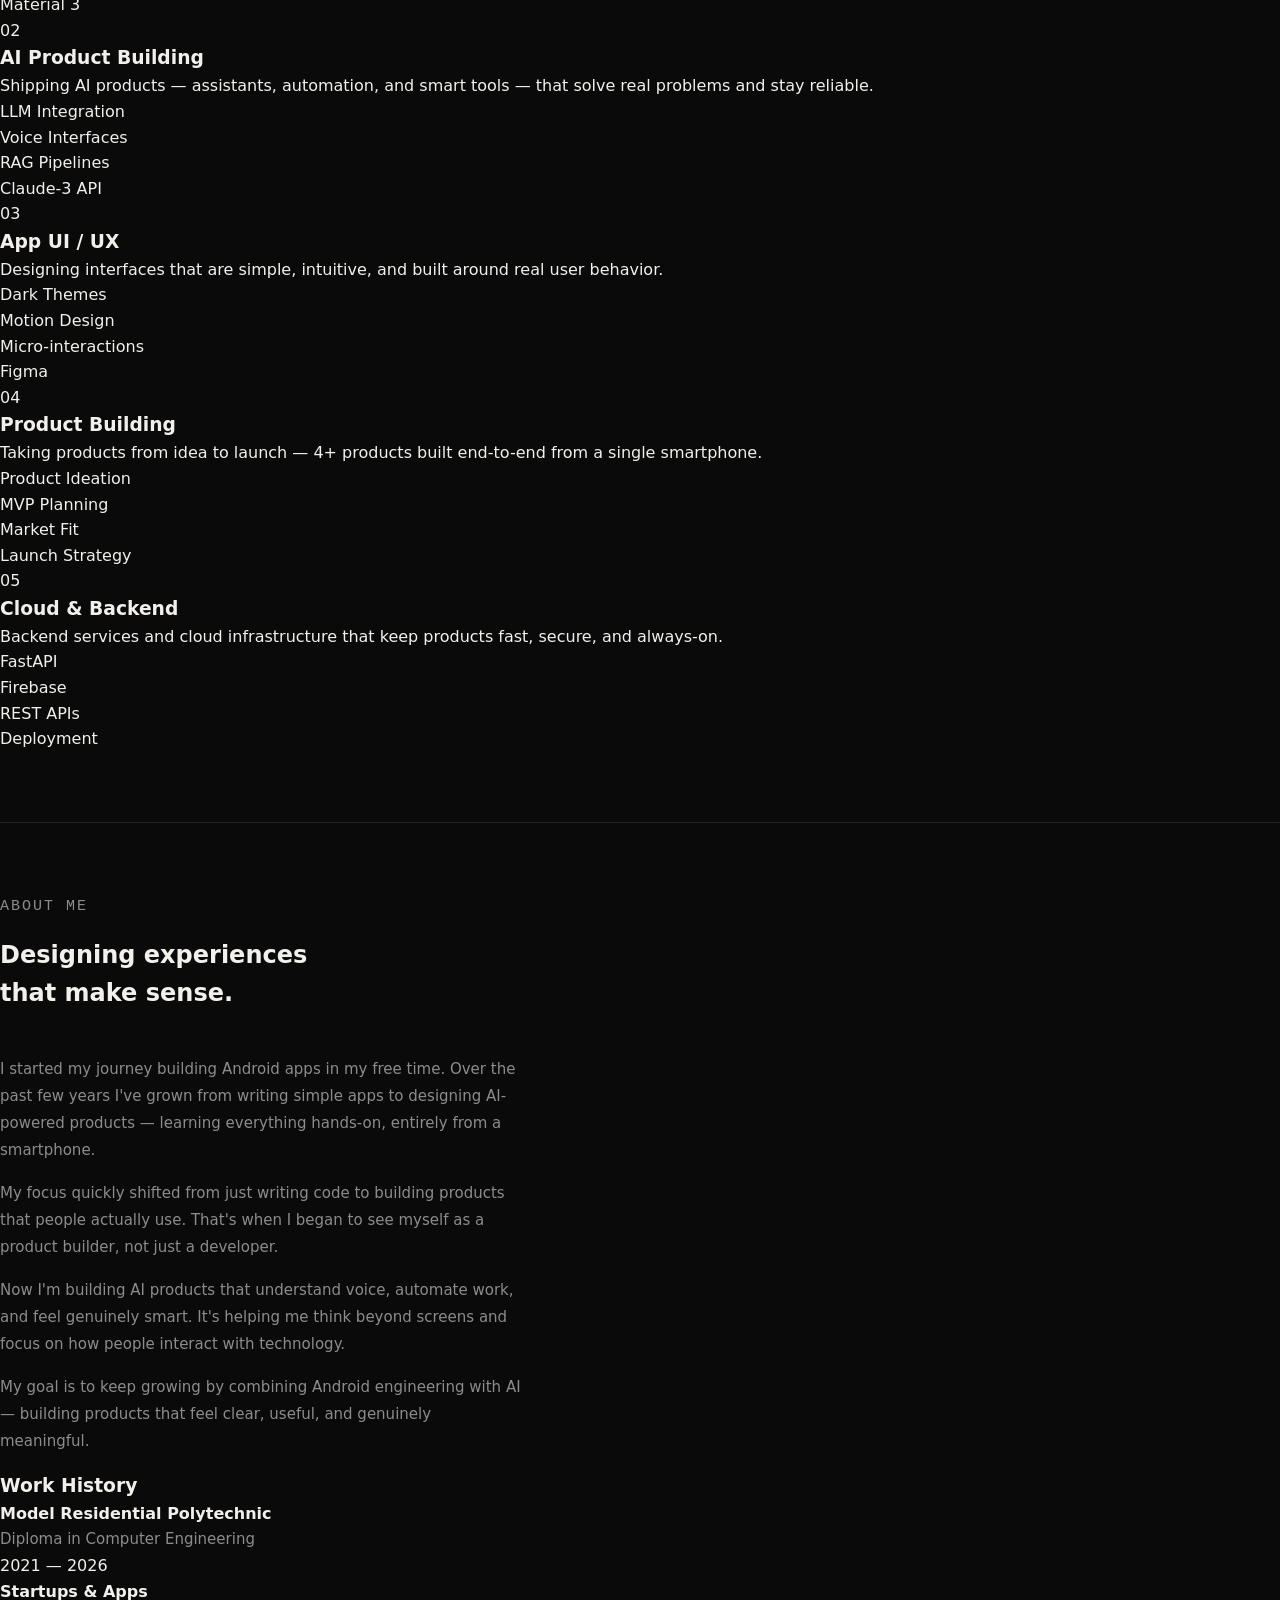
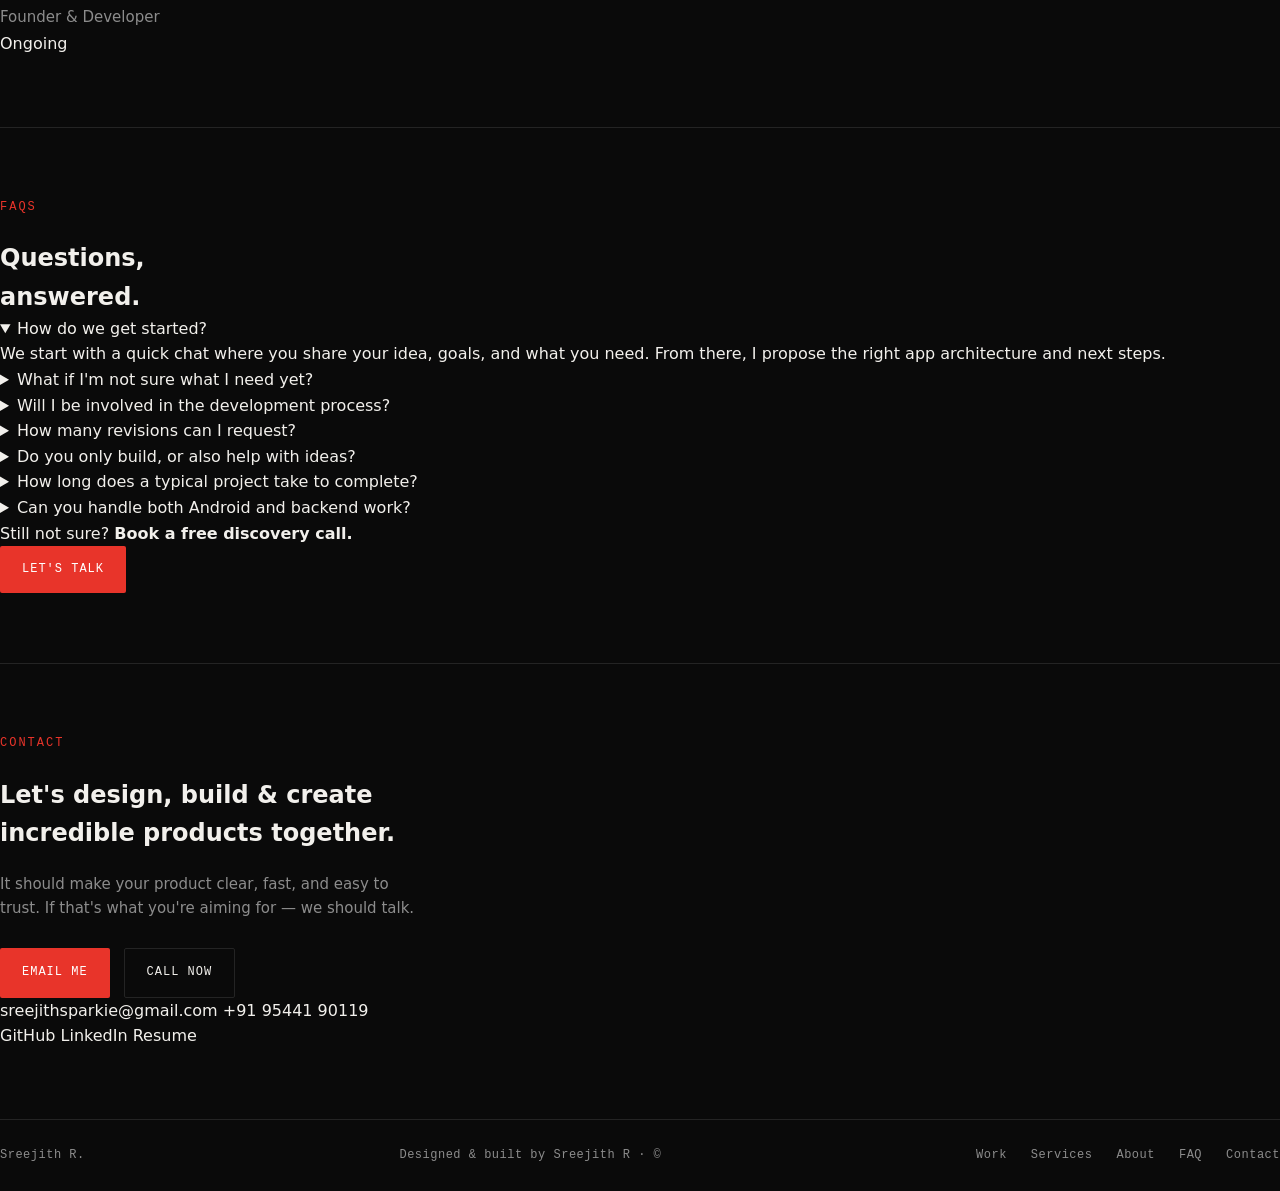
<file: index-nophoto.html>
<!DOCTYPE html>
<html lang="en">
<head>
  <meta charset="UTF-8" />
  <meta name="viewport" content="width=device-width, initial-scale=1.0" />
  <title>Sreejith R | Android Developer & AI Builder</title>
  <meta name="description" content="Sreejith R — Android Developer, AI Builder & Startup Founder. I build AI-powered Android apps and products, entirely from a smartphone." />
  <meta property="og:title" content="Sreejith R | Android Developer & AI Builder" />
  <meta property="og:description" content="I build AI-powered Android apps and products — entirely from a smartphone." />
  <meta property="og:type" content="website" />
  <link rel="stylesheet" href="css/style.css" />
</head>
<body class="no-photo">
  <a class="skip-link" href="#main">Skip to content</a>

  <!-- ===== Header / Nav ===== -->
  <header class="site-header" data-header>
    <div class="container nav-wrap">
      <a class="brand" href="#top" aria-label="Sreejith R — home">
        <span class="brand-dot"></span>
        Sreejith R.
      </a>

      <nav class="site-nav" aria-label="Primary" data-nav>
        <a href="#work">Work</a>
        <a href="#services">Services</a>
        <a href="#about">About</a>
        <a href="#faq">FAQ</a>
        <a href="#contact">Contact</a>
        <a class="nav-resume" href="assets/Sreejith_R_Resume.pdf" target="_blank" rel="noopener">Resume</a>
      </nav>

      <button class="nav-toggle" type="button" aria-label="Toggle menu" aria-expanded="false" data-nav-toggle>
        <span></span><span></span><span></span>
      </button>
    </div>
  </header>

  <main id="main">
    <!-- ===== Hero ===== -->
    <section class="hero" id="top" data-section="hero">
      <div class="hero-3d" id="hero-3d" aria-hidden="true"></div>
      <div class="container hero-grid">
        <div class="hero-copy reveal">
          <p class="eyebrow">Designer · Developer · AI Builder</p>
          <h1 class="hero-title">
            Build <span class="outline">Boldly</span><br />
            <span class="grad">Ship</span> Smart.
          </h1>
          <p class="hero-sub">
            I build AI-powered Android apps and products — entirely from a smartphone.
          </p>
          <div class="hero-actions">
            <a class="btn btn-primary" href="#contact">Build with me</a>
            <a class="btn btn-ghost" href="#work">See my work</a>
          </div>
        </div>
      </div>

      <div class="hero-stats container reveal">
        <div class="stat">
          <strong data-count="2">0</strong>
          <span>Startups Launched</span>
        </div>
        <div class="stat">
          <strong>6+</strong>
          <span>Products Built</span>
        </div>
        <div class="stat">
          <strong>100%</strong>
          <span>Built From Smartphone</span>
        </div>
      </div>
    </section>

    <!-- ===== Tech Ticker ===== -->
    <div class="ticker" aria-label="Technologies I work with" data-ticker>
      <div class="ticker-track">
        <span>KOTLIN</span><span>JAVA</span><span>FASTAPI</span><span>COMPOSE</span><span>FLUTTER</span><span>PYTHON</span><span>TERMUX</span>
        <span>KOTLIN</span><span>JAVA</span><span>FASTAPI</span><span>COMPOSE</span><span>FLUTTER</span><span>PYTHON</span><span>TERMUX</span>
      </div>
    </div>

    <!-- ===== Work / Projects ===== -->
    <section class="section" id="work" data-section="work">
      <div class="container">
        <div class="section-head reveal">
          <p class="eyebrow">Selected Work</p>
          <h2 class="section-title">Latest <span class="outline">Projects</span></h2>
        </div>

        <div class="project-grid">
          <article class="project-card reveal">
            <div class="project-top">
              <span class="project-tag">AI Voice OS</span>
              <span class="project-arrow" aria-hidden="true">↗</span>
            </div>
            <h3 class="project-name">VYNRIX</h3>
            <p class="project-desc">AI Voice OS &amp; Assistant — a voice-first operating experience built on-device.</p>
            <a class="project-link" href="#contact" aria-label="Work with Sreejith on a project like VYNRIX">View Project</a>
          </article>

          <article class="project-card reveal">
            <div class="project-top">
              <span class="project-tag">Android App</span>
              <span class="project-arrow" aria-hidden="true">↗</span>
            </div>
            <h3 class="project-name">NADODI</h3>
            <p class="project-desc">A native Android app built with clean architecture and a smooth, reliable UX.</p>
            <a class="project-link" href="#contact" aria-label="Work with Sreejith on a project like NADODI">View Project</a>
          </article>

          <article class="project-card reveal">
            <div class="project-top">
              <span class="project-tag">Productivity</span>
              <span class="project-arrow" aria-hidden="true">↗</span>
            </div>
            <h3 class="project-name">DOITNOW</h3>
            <p class="project-desc">Task &amp; productivity app with reminders and automation that actually saves time.</p>
            <a class="project-link" href="#contact" aria-label="Work with Sreejith on a project like DOITNOW">View Project</a>
          </article>

          <article class="project-card reveal">
            <div class="project-top">
              <span class="project-tag">AI Finance</span>
              <span class="project-arrow" aria-hidden="true">↗</span>
            </div>
            <h3 class="project-name">MONEYMOMENT AI</h3>
            <p class="project-desc">AI-powered finance app that simplifies money decisions with clear thinking.</p>
            <a class="project-link" href="#contact" aria-label="Work with Sreejith on a project like MONEYMOMENT AI">View Project</a>
          </article>
        </div>
      </div>
    </section>

    <!-- ===== Services ===== -->
    <section class="section section-alt" id="services" data-section="services">
      <div class="container">
        <div class="section-head reveal">
          <p class="eyebrow">What I Do</p>
          <h2 class="section-title">What I help you<br />to <span class="grad">Build…</span></h2>
        </div>

        <div class="services-list">
          <article class="service-row reveal">
            <div class="service-num">01</div>
            <div class="service-body">
              <h3>Android Development</h3>
              <p>Building fast, clean Android apps with modern architecture. Every feature is based on purpose, not guesswork.</p>
              <ul class="chip-list">
                <li>Kotlin</li><li>Java</li><li>Jetpack Compose</li><li>Material 3</li>
              </ul>
            </div>
          </article>

          <article class="service-row reveal">
            <div class="service-num">02</div>
            <div class="service-body">
              <h3>AI Product Building</h3>
              <p>Shipping AI products — assistants, automation, and smart tools — that solve real problems and stay reliable.</p>
              <ul class="chip-list">
                <li>LLM Integration</li><li>Voice Interfaces</li><li>RAG Pipelines</li><li>Claude-3 API</li>
              </ul>
            </div>
          </article>

          <article class="service-row reveal">
            <div class="service-num">03</div>
            <div class="service-body">
              <h3>App UI / UX</h3>
              <p>Designing interfaces that are simple, intuitive, and built around real user behavior.</p>
              <ul class="chip-list">
                <li>Dark Themes</li><li>Motion Design</li><li>Micro-interactions</li><li>Figma</li>
              </ul>
            </div>
          </article>

          <article class="service-row reveal">
            <div class="service-num">04</div>
            <div class="service-body">
              <h3>Product Building</h3>
              <p>Taking products from idea to launch — 4+ products built end-to-end from a single smartphone.</p>
              <ul class="chip-list">
                <li>Product Ideation</li><li>MVP Planning</li><li>Market Fit</li><li>Launch Strategy</li>
              </ul>
            </div>
          </article>

          <article class="service-row reveal">
            <div class="service-num">05</div>
            <div class="service-body">
              <h3>Cloud &amp; Backend</h3>
              <p>Backend services and cloud infrastructure that keep products fast, secure, and always-on.</p>
              <ul class="chip-list">
                <li>FastAPI</li><li>Firebase</li><li>REST APIs</li><li>Deployment</li>
              </ul>
            </div>
          </article>
        </div>
      </div>
    </section>

    <!-- ===== About ===== -->
    <section class="section" id="about" data-section="about">
      <div class="container about-grid">
        <div class="about-body">
          <p class="eyebrow reveal">About Me</p>
          <h2 class="section-title reveal">Designing experiences<br />that <span class="outline">make sense.</span></h2>
          <p class="about-role reveal">Sreejith R. — Designer · Developer · AI Builder · Startup Founder</p>
          <p class="reveal">
            I started my journey building Android apps in my free time. Over the past few years I've grown from writing simple apps to designing AI-powered products — learning everything hands-on, entirely from a smartphone.
          </p>
          <p class="reveal">
            My focus quickly shifted from just writing code to building products that people actually use. That's when I began to see myself as a product builder, not just a developer.
          </p>
          <p class="reveal">
            Now I'm building AI products that understand voice, automate work, and feel genuinely smart. It's helping me think beyond screens and focus on how people interact with technology.
          </p>
          <p class="reveal">
            My goal is to keep growing by combining Android engineering with AI — building products that feel clear, useful, and genuinely meaningful.
          </p>

          <div class="history reveal">
            <h3>Work History</h3>
            <div class="history-item">
              <div>
                <h4>Model Residential Polytechnic</h4>
                <p>Diploma in Computer Engineering</p>
              </div>
              <span class="history-date">2021 — 2026</span>
            </div>
            <div class="history-item">
              <div>
                <h4>Startups &amp; Apps</h4>
                <p>Founder &amp; Developer</p>
              </div>
              <span class="history-date">Ongoing</span>
            </div>
          </div>
        </div>
      </div>
    </section>

    <!-- ===== FAQ ===== -->
    <section class="section" id="faq" data-section="faq">
      <div class="container">
        <div class="section-head reveal">
          <p class="eyebrow">FAQs</p>
          <h2 class="section-title">Questions,<br /><span class="grad">answered.</span></h2>
        </div>

        <div class="faq-list">
          <details class="faq-item reveal" open>
            <summary>How do we get started?</summary>
            <p>We start with a quick chat where you share your idea, goals, and what you need. From there, I propose the right app architecture and next steps.</p>
          </details>
          <details class="faq-item reveal">
            <summary>What if I'm not sure what I need yet?</summary>
            <p>That's completely fine. I help you figure it out. We break things down together and define what will actually work for your product.</p>
          </details>
          <details class="faq-item reveal">
            <summary>Will I be involved in the development process?</summary>
            <p>Yes. You'll be part of key stages like scope, design, feedback, and testing. The process stays collaborative, not one-sided.</p>
          </details>
          <details class="faq-item reveal">
            <summary>How many revisions can I request?</summary>
            <p>I include a reasonable number of revisions to make sure the final result feels right. The focus is on getting it correct, not rushing it. If there's a need for longer support, we can discuss a retainer.</p>
          </details>
          <details class="faq-item reveal">
            <summary>Do you only build, or also help with ideas?</summary>
            <p>I do both. I help shape the idea, not just build it. The goal is to make something that works, not just something that looks good.</p>
          </details>
          <details class="faq-item reveal">
            <summary>How long does a typical project take to complete?</summary>
            <p>Timelines depend on the scope. A focused app or AI tool usually takes 2–4 weeks, while larger products can take 2–3 months. I share a clear timeline after understanding your requirements.</p>
          </details>
          <details class="faq-item reveal">
            <summary>Can you handle both Android and backend work?</summary>
            <p>Yes. From Android apps and UI to AI backends and cloud services, I make sure everything works together end to end.</p>
          </details>
        </div>

        <div class="faq-cta reveal">
          <p>Still not sure? <strong>Book a free discovery call.</strong></p>
          <a class="btn btn-primary" href="#contact">Let's talk</a>
        </div>
      </div>
    </section>

    <!-- ===== Contact ===== -->
    <section class="section contact" id="contact" data-section="contact">
      <div class="container">
        <div class="contact-banner reveal">
          <p class="eyebrow">Contact</p>
          <h2 class="section-title">Let's design, build &amp; create<br /><span class="grad">incredible products</span> together.</h2>
          <p class="contact-sub">It should make your product clear, fast, and easy to trust. If that's what you're aiming for — we should talk.</p>

          <div class="contact-actions">
            <a class="btn btn-primary btn-lg" href="mailto:sreejithsparkie@gmail.com">Email me</a>
            <a class="btn btn-ghost btn-lg" href="tel:+919544190119">Call now</a>
          </div>

          <div class="contact-links">
            <a href="mailto:sreejithsparkie@gmail.com">sreejithsparkie@gmail.com</a>
            <a href="tel:+919544190119">+91 95441 90119</a>
          </div>

          <div class="social-links">
            <a href="https://github.com/Sreejith-codie" target="_blank" rel="noopener" aria-label="GitHub profile">GitHub</a>
            <a href="https://linkedin.com/in/sreejith-r-57b355333" target="_blank" rel="noopener" aria-label="LinkedIn profile">LinkedIn</a>
            <a href="assets/Sreejith_R_Resume.pdf" target="_blank" rel="noopener" aria-label="Download resume PDF">Resume</a>
          </div>
        </div>
      </div>
    </section>
  </main>

  <footer class="site-footer">
    <div class="container footer-inner">
      <a class="brand" href="#top">Sreejith R.</a>
      <p class="footer-note">Designed &amp; built by Sreejith R · © <span data-year></span></p>
      <nav class="footer-nav" aria-label="Footer">
        <a href="#work">Work</a>
        <a href="#services">Services</a>
        <a href="#about">About</a>
        <a href="#faq">FAQ</a>
        <a href="#contact">Contact</a>
      </nav>
    </div>
  </footer>

  <script src="assets/three.min.js" defer></script>
  <script src="js/hero-3d.js" defer></script>
  <script src="js/main.js" defer></script>
</body>
</html>
</file>
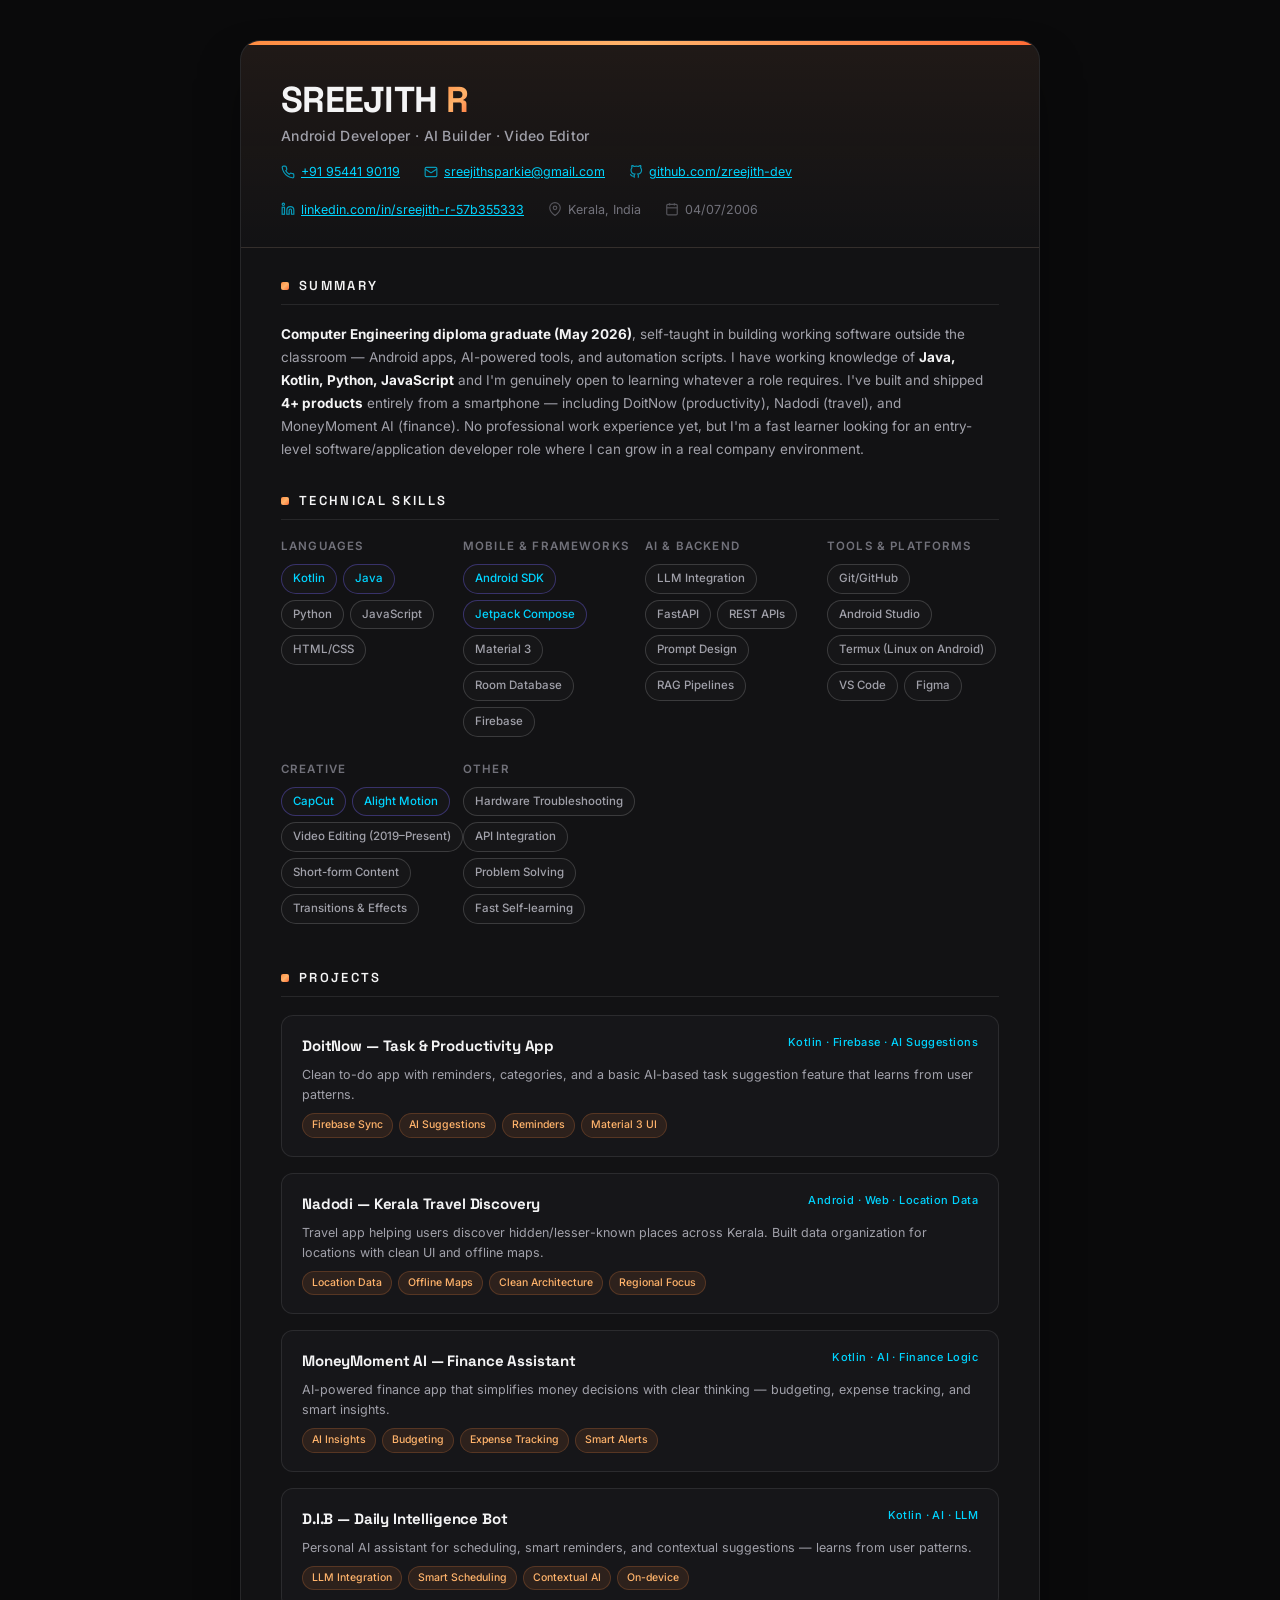
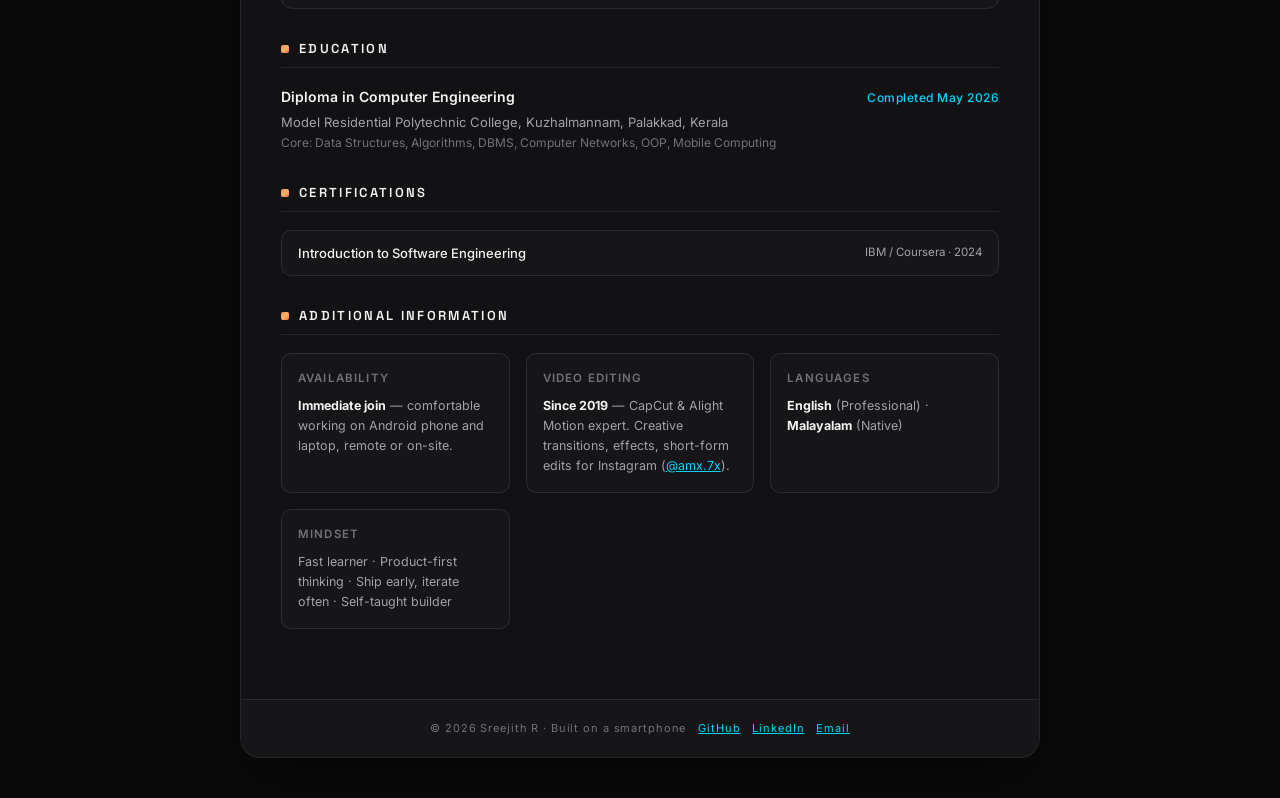
<file: resume.html>
<!DOCTYPE html>
<html lang="en">
<head>
  <meta charset="UTF-8" />
  <meta name="viewport" content="width=device-width, initial-scale=1.0" />
  <title>Sreejith R — Resume</title>
  <meta name="description" content="Sreejith R — Android Developer & AI Builder Resume" />
  <link rel="preconnect" href="https://fonts.googleapis.com">
  <link rel="preconnect" href="https://fonts.gstatic.com" crossorigin>
  <link href="https://fonts.googleapis.com/css2?family=Space+Grotesk:wght@400;500;600;700&family=Inter:wght@400;500;600&display=swap" rel="stylesheet">
  <style>
    /* ==========================================================================
       Sreejith R — Resume
       Print-ready, ATS-friendly, single-page layout
       ========================================================================== */

    @page {
      size: A4;
      margin: 0;
    }

    * { box-sizing: border-box; margin: 0; padding: 0; }
    
    :root {
      --bg: #0a0a0b;
      --bg-elev: #121214;
      --card: #161619;
      --border: rgba(255,255,255,0.09);
      --border-strong: rgba(255,255,255,0.16);
      --text: #f4f4f5;
      --text-dim: #a1a1aa;
      --text-faint: #71717a;
      --accent: #6c5ce7;
      --accent-2: #00d4ff;
      --accent-grad: linear-gradient(135deg, #6c5ce7 0%, #00d4ff 100%);
      --orange-grad: linear-gradient(135deg, #ff8c42 0%, #ffb36b 50%, #ff6b35 100%);
      --font-display: "Space Grotesk", system-ui, sans-serif;
      --font-body: "Inter", system-ui, sans-serif;
    }

    body {
      font-family: var(--font-body);
      background: var(--bg);
      color: var(--text);
      line-height: 1.55;
      font-size: 13.5px;
      -webkit-font-smoothing: antialiased;
      min-height: 100vh;
      padding: 40px 20px;
    }

    .resume-sheet {
      max-width: 800px;
      margin: 0 auto;
      background: var(--bg-elev);
      border: 1px solid var(--border);
      border-radius: 20px;
      overflow: hidden;
      box-shadow: 0 25px 50px -12px rgba(0,0,0,0.5);
    }

    /* ---- Screen-only gradient accents ---- */
    @media screen {
      .resume-sheet::before {
        content: "";
        display: block;
        height: 4px;
        background: var(--orange-grad);
      }
      .section-title::before {
        content: "";
        display: inline-block;
        width: 8px; height: 8px;
        border-radius: 2px;
        background: var(--orange-grad);
        margin-right: 10px;
        vertical-align: middle;
      }
    }

    /* ---- Print styles ---- */
    @media print {
      body { background: #fff; color: #000; padding: 0; font-size: 11pt; }
      .resume-sheet { 
        box-shadow: none; border: none; border-radius: 0; 
        max-width: 100%; background: #fff;
      }
      .resume-sheet::before { display: none; }
      .section-title::before { 
        background: #d94e00; 
        -webkit-print-color-adjust: exact; print-color-adjust: exact;
      }
      .contact-row a { color: #000 !important; text-decoration: none; }
      .skill-tag { 
        border-color: #ddd !important; color: #333 !important; 
        -webkit-print-color-adjust: exact; print-color-adjust: exact;
      }
      .project-card { border-color: #eee !important; }
      .no-print { display: none !important; }
      .page-break { page-break-before: always; }
      a[href^="mailto:"]::after { content: none; }
      a[href^="tel:"]::after { content: none; }
    }

    /* ---- Header ---- */
    .resume-header {
      padding: 36px 40px 28px;
      background: linear-gradient(180deg, rgba(255,140,66,0.06) 0%, transparent 100%);
      border-bottom: 1px solid var(--border);
      position: relative;
    }
    @media screen {
      .resume-header::after {
        content: "";
        position: absolute;
        bottom: 0; left: 40px; right: 40px;
        height: 1px;
        background: linear-gradient(90deg, var(--accent), var(--orange-grad), transparent);
      }
    }

    .name-row {
      display: flex; justify-content: space-between; align-items: flex-start;
      gap: 24px; flex-wrap: wrap;
      margin-bottom: 16px;
    }
    .name-block h1 {
      font-family: var(--font-display);
      font-weight: 700;
      font-size: clamp(28px, 4vw, 36px);
      line-height: 1.1;
      letter-spacing: -0.02em;
      color: var(--text);
    }
    .name-block h1 span { color: var(--accent-2); }
    @media screen {
      .name-block h1 span { background: var(--orange-grad); -webkit-background-clip: text; background-clip: text; color: transparent; }
    }
    .tagline {
      font-size: 14px;
      color: var(--text-dim);
      font-weight: 500;
      letter-spacing: 0.02em;
      margin-top: 4px;
    }

    .contact-row {
      display: flex; flex-wrap: wrap; gap: 18px 24px;
      font-size: 12.5px;
      color: var(--text-dim);
    }
    .contact-row a { color: var(--accent-2); transition: color 0.2s; }
    .contact-row a:hover { color: var(--text); }
    .contact-item { display: inline-flex; align-items: center; gap: 6px; white-space: nowrap; }
    .contact-item svg { width: 14px; height: 14px; opacity: 0.7; }

    /* ---- Sections ---- */
    .resume-body { padding: 28px 40px 40px; }
    .section { margin-bottom: 30px; }
    .section-title {
      font-family: var(--font-display);
      font-weight: 600;
      font-size: 13px;
      letter-spacing: 0.18em;
      text-transform: uppercase;
      color: var(--text);
      margin-bottom: 18px;
      padding-bottom: 8px;
      border-bottom: 1px solid var(--border);
      display: flex; align-items: center;
    }

    /* ---- Summary ---- */
    .summary-text {
      color: var(--text-dim);
      line-height: 1.7;
      font-size: 13.5px;
    }
    .summary-text strong { color: var(--text); }

    /* ---- Skills ---- */
    .skills-grid {
      display: grid;
      grid-template-columns: repeat(auto-fill, minmax(160px, 1fr));
      gap: 10px;
    }
    .skill-category { margin-bottom: 14px; }
    .skill-category-name {
      font-size: 11.5px;
      font-weight: 600;
      letter-spacing: 0.1em;
      text-transform: uppercase;
      color: var(--text-faint);
      margin-bottom: 8px;
    }
    .skill-tags { display: flex; flex-wrap: wrap; gap: 6px; }
    .skill-tag {
      font-size: 11.5px;
      font-weight: 500;
      padding: 5px 11px;
      border-radius: 999px;
      border: 1px solid var(--border-strong);
      background: rgba(255,255,255,0.02);
      color: var(--text-dim);
      transition: all 0.2s;
      white-space: nowrap;
    }
    @media screen {
      .skill-tag:hover { border-color: var(--accent); color: var(--accent-2); background: rgba(108,92,231,0.1); }
    }
    .skill-tag.primary { border-color: rgba(108,92,231,0.4); color: var(--accent-2); }

    /* ---- Projects ---- */
    .project-list { display: flex; flex-direction: column; gap: 16px; }
    .project-card {
      border: 1px solid var(--border);
      border-radius: 12px;
      padding: 18px 20px;
      background: var(--card);
      transition: border-color 0.2s;
    }
    @media screen {
      .project-card:hover { border-color: rgba(108,92,231,0.4); }
    }
    .project-header { display: flex; justify-content: space-between; align-items: flex-start; gap: 12px; margin-bottom: 8px; flex-wrap: wrap; }
    .project-name {
      font-family: var(--font-display);
      font-weight: 700;
      font-size: 15px;
      letter-spacing: -0.01em;
      color: var(--text);
    }
    .project-tech { 
      font-size: 11px; 
      color: var(--accent-2); 
      font-weight: 500;
      letter-spacing: 0.04em;
      white-space: nowrap;
    }
    .project-desc { color: var(--text-dim); font-size: 12.5px; line-height: 1.6; margin-bottom: 8px; }
    .project-highlights { display: flex; flex-wrap: wrap; gap: 6px; }
    .highlight {
      font-size: 10.5px;
      padding: 3px 9px;
      border-radius: 999px;
      background: rgba(255,140,66,0.1);
      border: 1px solid rgba(255,140,66,0.2);
      color: #ffb36b;
      font-weight: 500;
    }
    @media print {
      .highlight { background: #fff3eb !important; border-color: #ff8c42 !important; color: #d94e00 !important; -webkit-print-color-adjust: exact; print-color-adjust: exact; }
    }

    /* ---- Education ---- */
    .edu-item { margin-bottom: 16px; padding-bottom: 16px; border-bottom: 1px solid var(--border); }
    .edu-item:last-child { border-bottom: none; margin-bottom: 0; padding-bottom: 0; }
    .edu-header { display: flex; justify-content: space-between; align-items: baseline; gap: 12px; flex-wrap: wrap; margin-bottom: 4px; }
    .edu-degree { font-weight: 600; font-size: 14px; color: var(--text); }
    .edu-date { font-size: 12px; color: var(--accent-2); font-weight: 500; letter-spacing: 0.04em; white-space: nowrap; }
    .edu-school { color: var(--text-dim); font-size: 13px; margin-bottom: 2px; }
    .edu-detail { font-size: 12px; color: var(--text-faint); }

    /* ---- Certifications ---- */
    .cert-list { display: flex; flex-direction: column; gap: 10px; }
    .cert-item {
      display: flex; justify-content: space-between; align-items: center;
      padding: 12px 16px;
      background: var(--card);
      border: 1px solid var(--border);
      border-radius: 10px;
      gap: 12px;
    }
    .cert-name { font-weight: 500; color: var(--text); font-size: 13px; }
    .cert-meta { font-size: 11.5px; color: var(--text-dim); white-space: nowrap; }

    /* ---- Additional ---- */
    .additional-grid { display: grid; grid-template-columns: repeat(auto-fit, minmax(220px, 1fr)); gap: 16px; }
    .additional-card {
      background: var(--card);
      border: 1px solid var(--border);
      border-radius: 10px;
      padding: 16px;
    }
    .additional-title { font-weight: 600; font-size: 11.5px; letter-spacing: 0.1em; text-transform: uppercase; color: var(--text-faint); margin-bottom: 8px; }
    .additional-text { font-size: 12.5px; color: var(--text-dim); line-height: 1.6; }
    .additional-text strong { color: var(--text); }

    /* ---- Footer ---- */
    .resume-footer {
      padding: 20px 40px;
      background: var(--card);
      border-top: 1px solid var(--border);
      text-align: center;
      font-size: 11px;
      color: var(--text-faint);
      letter-spacing: 0.08em;
    }
    .resume-footer a { color: var(--accent-2); margin-left: 8px; }

    /* ---- Responsive ---- */
    @media (max-width: 600px) {
      body { padding: 20px 12px; }
      .resume-header, .resume-body { padding-left: 24px; padding-right: 24px; }
      .resume-footer { padding-left: 24px; padding-right: 24px; }
      .contact-row { gap: 10px 16px; }
      .skills-grid { grid-template-columns: 1fr; }
    }
  </style>
</head>
<body>
  <div class="resume-sheet">
    <!-- HEADER -->
    <header class="resume-header">
      <div class="name-row">
        <div class="name-block">
          <h1>SREEJITH <span>R</span></h1>
          <p class="tagline">Android Developer · AI Builder · Video Editor</p>
        </div>
      </div>
      <div class="contact-row">
        <a class="contact-item" href="tel:+919544190119">
          <svg viewBox="0 0 24 24" fill="none" stroke="currentColor" stroke-width="2" aria-hidden="true"><path d="M22 16.92v3a2 2 0 0 1-2.18 2 19.79 19.79 0 0 1-8.63-3.07 19.5 19.5 0 0 1-6-6 19.79 19.79 0 0 1-3.07-8.67A2 2 0 0 1 4.11 2h3a2 2 0 0 1 2 1.72 12.84 12.84 0 0 0 .7 2.81 2 2 0 0 1-.45 2.11L8.09 9.91a16 16 0 0 0 6 6l1.27-1.27a2 2 0 0 1 2.11-.45 12.84 12.84 0 0 0 2.81.7A2 2 0 0 1 22 16.92z"></path></svg>
          +91 95441 90119
        </a>
        <a class="contact-item" href="mailto:sreejithsparkie@gmail.com">
          <svg viewBox="0 0 24 24" fill="none" stroke="currentColor" stroke-width="2" aria-hidden="true"><rect x="2" y="4" width="20" height="16" rx="2"></rect><path d="m22 7-8.97 5.7a1.94 1.94 0 0 1-2.06 0L2 7"></path></svg>
          sreejithsparkie@gmail.com
        </a>
        <a class="contact-item" href="https://github.com/zreejith-dev" target="_blank" rel="noopener">
          <svg viewBox="0 0 24 24" fill="none" stroke="currentColor" stroke-width="2" aria-hidden="true"><path d="M9 19c-5 1.5-5-2.5-7-3m14 6v-3.87a3.37 3.37 0 0 0-.94-2.61c3.14-.35 6.44-1.54 6.44-7A5.44 5.44 0 0 0 20 4.77 5.07 5.07 0 0 0 19.91 1S18.73.65 16 2.48a13.38 13.38 0 0 0-7 0C6.27.65 5.09 1 5.09 1A5.07 5.07 0 0 0 5 4.77a5.44 5.44 0 0 0-1.5 3.78c0 5.42 3.3 6.61 6.44 7A3.37 3.37 0 0 0 9 18.13V22"></path></svg>
          github.com/zreejith-dev
        </a>
        <a class="contact-item" href="https://linkedin.com/in/sreejith-r-57b355333" target="_blank" rel="noopener">
          <svg viewBox="0 0 24 24" fill="none" stroke="currentColor" stroke-width="2" aria-hidden="true"><path d="M16 8a6 6 0 0 1 6 6v7h-4v-7a2 2 0 0 0-2-2 2 2 0 0 0-2 2v7h-4v-7a6 6 0 0 1 6-6z"></path><rect x="2" y="9" width="4" height="12"></rect><circle cx="4" cy="4" r="2"></circle></svg>
          linkedin.com/in/sreejith-r-57b355333
        </a>
        <span class="contact-item" style="color:var(--text-faint)">
          <svg viewBox="0 0 24 24" fill="none" stroke="currentColor" stroke-width="2" aria-hidden="true"><path d="M21 10c0 7-9 13-9 13s-9-6-9-13a9 9 0 0 1 18 0z"></path><circle cx="12" cy="10" r="3"></circle></svg>
          Kerala, India
        </span>
        <span class="contact-item" style="color:var(--text-faint)">
          <svg viewBox="0 0 24 24" fill="none" stroke="currentColor" stroke-width="2" aria-hidden="true"><rect x="3" y="4" width="18" height="18" rx="2" ry="2"></rect><line x1="16" y1="2" x2="16" y2="6"></line><line x1="8" y1="2" x2="8" y2="6"></line><line x1="3" y1="10" x2="21" y2="10"></line></svg>
          04/07/2006
        </span>
      </div>
    </header>

    <!-- BODY -->
    <main class="resume-body">
      <!-- SUMMARY -->
      <section class="section">
        <h2 class="section-title">Summary</h2>
        <p class="summary-text">
          <strong>Computer Engineering diploma graduate (May 2026)</strong>, self-taught in building working software outside the classroom — Android apps, AI-powered tools, and automation scripts. 
          I have working knowledge of <strong>Java, Kotlin, Python, JavaScript</strong> and I'm genuinely open to learning whatever a role requires. 
          I've built and shipped <strong>4+ products</strong> entirely from a smartphone — including DoitNow (productivity), Nadodi (travel), and MoneyMoment AI (finance). 
          No professional work experience yet, but I'm a fast learner looking for an entry-level software/application developer role where I can grow in a real company environment.
        </p>
      </section>

      <!-- TECHNICAL SKILLS -->
      <section class="section">
        <h2 class="section-title">Technical Skills</h2>
        <div class="skills-grid">
          <div class="skill-category">
            <div class="skill-category-name">Languages</div>
            <div class="skill-tags">
              <span class="skill-tag primary">Kotlin</span>
              <span class="skill-tag primary">Java</span>
              <span class="skill-tag">Python</span>
              <span class="skill-tag">JavaScript</span>
              <span class="skill-tag">HTML/CSS</span>
            </div>
          </div>
          <div class="skill-category">
            <div class="skill-category-name">Mobile & Frameworks</div>
            <div class="skill-tags">
              <span class="skill-tag primary">Android SDK</span>
              <span class="skill-tag primary">Jetpack Compose</span>
              <span class="skill-tag">Material 3</span>
              <span class="skill-tag">Room Database</span>
              <span class="skill-tag">Firebase</span>
            </div>
          </div>
          <div class="skill-category">
            <div class="skill-category-name">AI & Backend</div>
            <div class="skill-tags">
              <span class="skill-tag">LLM Integration</span>
              <span class="skill-tag">FastAPI</span>
              <span class="skill-tag">REST APIs</span>
              <span class="skill-tag">Prompt Design</span>
              <span class="skill-tag">RAG Pipelines</span>
            </div>
          </div>
          <div class="skill-category">
            <div class="skill-category-name">Tools & Platforms</div>
            <div class="skill-tags">
              <span class="skill-tag">Git/GitHub</span>
              <span class="skill-tag">Android Studio</span>
              <span class="skill-tag">Termux (Linux on Android)</span>
              <span class="skill-tag">VS Code</span>
              <span class="skill-tag">Figma</span>
            </div>
          </div>
          <div class="skill-category">
            <div class="skill-category-name">Creative</div>
            <div class="skill-tags">
              <span class="skill-tag primary">CapCut</span>
              <span class="skill-tag primary">Alight Motion</span>
              <span class="skill-tag">Video Editing (2019–Present)</span>
              <span class="skill-tag">Short-form Content</span>
              <span class="skill-tag">Transitions & Effects</span>
            </div>
          </div>
          <div class="skill-category">
            <div class="skill-category-name">Other</div>
            <div class="skill-tags">
              <span class="skill-tag">Hardware Troubleshooting</span>
              <span class="skill-tag">API Integration</span>
              <span class="skill-tag">Problem Solving</span>
              <span class="skill-tag">Fast Self-learning</span>
            </div>
          </div>
        </div>
      </section>

      <!-- PROJECTS -->
      <section class="section">
        <h2 class="section-title">Projects</h2>
        <div class="project-list">
          <article class="project-card">
            <div class="project-header">
              <h3 class="project-name">DoitNow — Task & Productivity App</h3>
              <span class="project-tech">Kotlin · Firebase · AI Suggestions</span>
            </div>
            <p class="project-desc">Clean to-do app with reminders, categories, and a basic AI-based task suggestion feature that learns from user patterns.</p>
            <div class="project-highlights">
              <span class="highlight">Firebase Sync</span>
              <span class="highlight">AI Suggestions</span>
              <span class="highlight">Reminders</span>
              <span class="highlight">Material 3 UI</span>
            </div>
          </article>

          <article class="project-card">
            <div class="project-header">
              <h3 class="project-name">Nadodi — Kerala Travel Discovery</h3>
              <span class="project-tech">Android · Web · Location Data</span>
            </div>
            <p class="project-desc">Travel app helping users discover hidden/lesser-known places across Kerala. Built data organization for locations with clean UI and offline maps.</p>
            <div class="project-highlights">
              <span class="highlight">Location Data</span>
              <span class="highlight">Offline Maps</span>
              <span class="highlight">Clean Architecture</span>
              <span class="highlight">Regional Focus</span>
            </div>
          </article>

          <article class="project-card">
            <div class="project-header">
              <h3 class="project-name">MoneyMoment AI — Finance Assistant</h3>
              <span class="project-tech">Kotlin · AI · Finance Logic</span>
            </div>
            <p class="project-desc">AI-powered finance app that simplifies money decisions with clear thinking — budgeting, expense tracking, and smart insights.</p>
            <div class="project-highlights">
              <span class="highlight">AI Insights</span>
              <span class="highlight">Budgeting</span>
              <span class="highlight">Expense Tracking</span>
              <span class="highlight">Smart Alerts</span>
            </div>
          </article>

          <article class="project-card">
            <div class="project-header">
              <h3 class="project-name">D.I.B — Daily Intelligence Bot</h3>
              <span class="project-tech">Kotlin · AI · LLM</span>
            </div>
            <p class="project-desc">Personal AI assistant for scheduling, smart reminders, and contextual suggestions — learns from user patterns.</p>
            <div class="project-highlights">
              <span class="highlight">LLM Integration</span>
              <span class="highlight">Smart Scheduling</span>
              <span class="highlight">Contextual AI</span>
              <span class="highlight">On-device</span>
            </div>
          </article>
        </div>
      </section>

      <!-- EDUCATION -->
      <section class="section">
        <h2 class="section-title">Education</h2>
        <div class="edu-item">
          <div class="edu-header">
            <span class="edu-degree">Diploma in Computer Engineering</span>
            <span class="edu-date">Completed May 2026</span>
          </div>
          <p class="edu-school">Model Residential Polytechnic College, Kuzhalmannam, Palakkad, Kerala</p>
          <p class="edu-detail">Core: Data Structures, Algorithms, DBMS, Computer Networks, OOP, Mobile Computing</p>
        </div>
      </section>

      <!-- CERTIFICATIONS -->
      <section class="section">
        <h2 class="section-title">Certifications</h2>
        <div class="cert-list">
          <div class="cert-item">
            <span class="cert-name">Introduction to Software Engineering</span>
            <span class="cert-meta">IBM / Coursera · 2024</span>
          </div>
        </div>
      </section>

      <!-- ADDITIONAL INFORMATION -->
      <section class="section">
        <h2 class="section-title">Additional Information</h2>
        <div class="additional-grid">
          <div class="additional-card">
            <div class="additional-title">Availability</div>
            <p class="additional-text"><strong>Immediate join</strong> — comfortable working on Android phone and laptop, remote or on-site.</p>
          </div>
          <div class="additional-card">
            <div class="additional-title">Video Editing</div>
            <p class="additional-text"><strong>Since 2019</strong> — CapCut & Alight Motion expert. Creative transitions, effects, short-form edits for Instagram (<a href="https://www.instagram.com/amx.7x?stkn=MXByYWM3czVoYXo3cg==" target="_blank" rel="noopener" style="color:var(--accent-2)">@amx.7x</a>).</p>
          </div>
          <div class="additional-card">
            <div class="additional-title">Languages</div>
            <p class="additional-text"><strong>English</strong> (Professional) · <strong>Malayalam</strong> (Native)</p>
          </div>
          <div class="additional-card">
            <div class="additional-title">Mindset</div>
            <p class="additional-text">Fast learner · Product-first thinking · Ship early, iterate often · Self-taught builder</p>
          </div>
        </div>
      </section>
    </main>

    <!-- FOOTER -->
    <footer class="resume-footer no-print">
      © 2026 Sreejith R · Built on a smartphone
      <a href="https://github.com/zreejith-dev" target="_blank" rel="noopener">GitHub</a>
      <a href="https://linkedin.com/in/sreejith-r-57b355333" target="_blank" rel="noopener">LinkedIn</a>
      <a href="mailto:sreejithsparkie@gmail.com">Email</a>
    </footer>
  </div>

  <script>
    // Smooth print trigger
    document.addEventListener('keydown', (e) => {
      if ((e.ctrlKey || e.metaKey) && e.key === 'p') {
        window.print();
      }
    });
  </script>
</body>
</html>
</file>
<file: css/style.css>
/* ==========================================================================
   Sreejith R — Portfolio
   Brutalist Design System: Obsidian Signal
   Fonts loaded via Google Fonts CDN in index.html
   ========================================================================== */

/* ---------- Design Tokens ---------- */
:root {
  --bg: #0a0a0a;
  --card: #141414;
  --card-line: #242424;
  --card-elev: #1c1c1c;
  --red: #e8342a;
  --red-hover: #ff4a3d;
  --off: #f2f0ec;
  --mute: #8c8c8c;
  --mute-light: #a8a8a8;
  
  --font-display: "Anton", system-ui, sans-serif;
  --font-body: "Inter", system-ui, sans-serif;
  --font-mono: "JetBrains Mono", monospace;
  
  --maxw: 1200px;
  --gutter: 2.5rem;
  --gutter-sm: 1rem;
  --margin: 2rem;
  --margin-lg: 4rem;
  
  --space-xs: 0.25rem;
  --space-sm: 0.5rem;
  --space-md: 1rem;
  --space-lg: 1.75rem;
  --space-xl: 3rem;
  --space-xxl: 6rem;
  
  --ease: cubic-bezier(0.22, 1, 0.36, 1);
}

/* ---------- Reset ---------- */
*, *::before, *::after { box-sizing: border-box; margin: 0; padding: 0; }
html { scroll-behavior: smooth; }
body {
  font-family: var(--font-body);
  background: var(--bg);
  color: var(--off);
  line-height: 1.6;
  -webkit-font-smoothing: antialiased;
  overflow-x: hidden;
}
img { max-width: 100%; display: block; }
a { color: inherit; text-decoration: none; }
ul { list-style: none; }
button { font: inherit; color: inherit; background: none; border: 0; cursor: pointer; }
::selection { background: var(--red); color: #fff; }

/* ---------- Skip Link ---------- */
.skip-link {
  position: absolute; left: -9999px; top: 0;
  background: var(--red); color: #fff; padding: 10px 16px; z-index: 100;
  font-family: var(--font-mono); font-size: 12px;
}
.skip-link:focus { left: 0; }

/* ---------- Utilities ---------- */
.wrap { max-width: var(--maxw); margin-inline: auto; padding-inline: 32px; }
@media (max-width: 768px) { .wrap { padding-inline: 20px; } }

/* ---------- NAV ---------- */
.site-nav-bar {
  position: sticky; top: 0; z-index: 50;
  background: rgba(10, 10, 10, 0.85);
  backdrop-filter: blur(10px);
  -webkit-backdrop-filter: blur(10px);
  border-bottom: 1px solid var(--card-line);
}
.nav-inner {
  max-width: var(--maxw); margin: 0 auto; padding: 20px 32px;
  display: flex; justify-content: space-between; align-items: center;
}
.logo {
  font-family: var(--font-mono); font-weight: 700;
  letter-spacing: 2px; font-size: 15px;
  display: flex; align-items: center; gap: 4px;
}
.logo-dot { color: var(--red); }
.status-dot {
  width: 8px; height: 8px; border-radius: 50%; background: var(--red);
  display: inline-block; margin-left: 10px;
  box-shadow: 0 0 0 0 rgba(232, 52, 42, 0.7);
  animation: pulse 2s infinite;
}
@keyframes pulse {
  0% { box-shadow: 0 0 0 0 rgba(232, 52, 42, 0.6); }
  70% { box-shadow: 0 0 0 8px rgba(232, 52, 42, 0); }
  100% { box-shadow: 0 0 0 0 rgba(232, 52, 42, 0); }
}

.nav-toggle { display: none; border: 1px solid var(--card-line); border-radius: 8px; background: transparent; color: var(--off); width: 42px; height: 42px; align-items: center; justify-content: center; font-size: 18px; transition: border-color 0.2s, background 0.2s; }
.nav-toggle:hover { border-color: var(--red); }
.nav-toggle span { display: block; width: 20px; height: 2px; background: var(--off); margin: 4px 0; transition: transform 0.3s, opacity 0.3s; }
.nav-toggle[aria-expanded="true"] span:nth-child(1) { transform: translateY(6px) rotate(45deg); }
.nav-toggle[aria-expanded="true"] span:nth-child(2) { opacity: 0; }
.nav-toggle[aria-expanded="true"] span:nth-child(3) { transform: translateY(-6px) rotate(-45deg); }

.nav-links { display: flex; gap: 36px; }
.nav-links a {
  color: var(--off); font-size: 13px; letter-spacing: 1.5px;
  text-transform: uppercase; font-weight: 500; opacity: 0.75;
  transition: opacity 0.2s;
}
.nav-links a:hover { opacity: 1; }

@media (max-width: 820px) {
  .nav-toggle { display: flex; flex-direction: column; }
  .nav-inner { padding: 20px 20px; }
  .nav-links {
    position: fixed; top: 70px; right: 0; bottom: 0;
    width: min(280px, 100vw); padding: 26px 20px;
    background: rgba(10, 10, 10, 0.97); backdrop-filter: blur(12px);
    border-left: 1px solid var(--card-line);
    flex-direction: column; align-items: flex-start; gap: 18px;
    opacity: 0; pointer-events: none; transform: translateX(16px);
    transition: opacity 0.25s ease, transform 0.25s ease; z-index: 60;
  }
  .nav-links.open { opacity: 1; pointer-events: auto; transform: translateX(0); }
  .nav-links a { font-size: 14px; }
}

/* ---------- HERO ---------- */
.hero {
  display: grid; grid-template-columns: 1.15fr 0.85fr; gap: 40px; align-items: center;
  padding: 90px 0 70px; border-top: none;
}
.eyebrow {
  font-family: var(--font-mono); font-size: 12px; letter-spacing: 2px;
  color: var(--red); text-transform: uppercase; display: flex; align-items: center; gap: 10px;
  margin-bottom: 22px;
}
.eyebrow-line { width: 26px; height: 1px; background: var(--red); }

.hero-headline {
  font-family: var(--font-display); font-weight: 400;
  font-size: clamp(48px, 7vw, 92px); line-height: 0.94;
  letter-spacing: -1px; text-transform: uppercase;
}
.hero-headline .line { display: block; }
.hero-headline .accent { color: var(--red); }

.hero-sub { margin-top: 26px; font-size: 16px; color: var(--mute); max-width: 460px; line-height: 1.6; }

.hero-ctas { display: flex; gap: 14px; margin-top: 34px; flex-wrap: wrap; }

.btn {
  display: inline-flex; align-items: center; gap: 10px;
  font-family: var(--font-mono); font-size: 12px; letter-spacing: 1px;
  text-transform: uppercase; padding: 14px 22px; border-radius: 2px;
  font-weight: 500; transition: transform 0.2s, background 0.2s, border-color 0.2s;
}
.btn-primary { background: var(--red); color: #fff; }
.btn-primary:hover { background: var(--red-hover); transform: translateY(-2px); }
.btn-ghost { border: 1px solid var(--card-line); color: var(--off); }
.btn-ghost:hover { border-color: var(--red); transform: translateY(-2px); }

/* Material Symbols */
.material-symbols-outlined { font-variation-settings: 'FILL' 0, 'wght' 400, 'GRAD' 0, 'opsz' 24; }

.hero-photo { position: relative; display: flex; justify-content: center; align-items: flex-end; height: 100%; }
.photo-blob {
  position: absolute; width: 78%; aspect-ratio: 1/1; background: var(--red);
  border-radius: 50%; top: 6%; right: 2%; filter: blur(2px); z-index: 0;
  animation: floatBlob 7s ease-in-out infinite;
}
@keyframes floatBlob {
  0%, 100% { transform: translate(0, 0) scale(1); }
  50% { transform: translate(-10px, 14px) scale(1.03); }
}
.hero-photo img { position: relative; z-index: 1; max-width: 88%; height: auto; filter: drop-shadow(0 30px 40px rgba(0,0,0,0.55)); }
.side-meta {
  position: absolute; right: -10px; top: 38%; writing-mode: vertical-rl;
  font-family: var(--font-mono); font-size: 11px; letter-spacing: 3px;
  color: var(--mute); text-transform: uppercase;
}
@media (min-width: 1180px) { .side-meta { display: block; } }
@media (max-width: 900px) {
  .hero { grid-template-columns: 1fr; padding-top: 56px; }
  .hero-photo { order: -1; max-width: 280px; margin: 0 auto; }
  .side-meta { display: none; }
}

/* ---------- SECTION LABEL ---------- */
.section-label {
  display: flex; align-items: center; gap: 14px; margin-bottom: 38px;
}
.section-label .dot { width: 7px; height: 7px; background: var(--red); border-radius: 50%; }
.section-label span {
  font-family: var(--font-mono); font-size: 12px; letter-spacing: 3px;
  text-transform: uppercase; color: var(--mute);
}
.section { padding: 70px 0; border-top: 1px solid var(--card-line); }

/* ---------- STATS BAR ---------- */
.stats-bar { padding: 50px 0; border-top: 1px solid var(--card-line); }
.stats-grid { display: grid; grid-template-columns: repeat(4, 1fr); gap: 24px; }
.stat-num {
  font-family: var(--font-display); font-size: clamp(38px, 5vw, 58px);
  color: var(--red); line-height: 1;
}
.stat-label {
  font-family: var(--font-mono); font-size: 11px; letter-spacing: 1.5px;
  text-transform: uppercase; color: var(--mute); margin-top: 10px;
}
@media (max-width: 700px) { .stats-grid { grid-template-columns: 1fr 1fr; } }

/* ---------- WORK GRID ---------- */
.work-grid { display: grid; grid-template-columns: repeat(4, 1fr); gap: 22px; }
.work-card {
  background: var(--card); border: 1px solid var(--card-line); border-radius: 6px;
  overflow: hidden; transition: border-color 0.25s, transform 0.25s;
  display: flex; flex-direction: column;
}
.work-card:hover { border-color: var(--red); transform: translateY(-4px); }
.work-thumb {
  height: 150px; display: flex; align-items: center; justify-content: center;
  font-family: var(--font-display); font-size: 26px; text-transform: uppercase;
  letter-spacing: 0.5px; color: #fff; padding: 20px; text-align: center; line-height: 1.05;
}
.work-body { padding: 20px 22px 24px; display: flex; flex-direction: column; flex: 1; }
.work-meta { font-family: var(--font-mono); font-size: 11px; color: var(--red); letter-spacing: 2px; }
.work-title { font-size: 17px; font-weight: 700; margin-top: 8px; }
.work-desc { font-size: 13.5px; color: var(--mute); margin-top: 8px; line-height: 1.55; }
.work-tags { display: flex; flex-wrap: wrap; gap: 6px; margin-top: 14px; }
.tag {
  font-family: var(--font-mono); font-size: 10.5px; color: var(--mute);
  border: 1px solid var(--card-line); padding: 4px 8px; border-radius: 20px;
}
.work-link {
  margin-top: auto; padding-top: 14px; border-top: 1px solid var(--card-line);
  font-family: var(--font-mono); font-size: 12px; letter-spacing: 0.5px;
  color: var(--off); display: inline-flex; align-items: center; gap: 6px;
  transition: color 0.2s, gap 0.2s;
}
.work-link:hover { color: var(--red); gap: 10px; }

@media (max-width: 1024px) { .work-grid { grid-template-columns: repeat(2, 1fr); } }
@media (max-width: 600px) { .work-grid { grid-template-columns: 1fr; } }

/* ---------- SERVICES GRID ---------- */
.services-grid { display: grid; grid-template-columns: repeat(4, 1fr); gap: 1px; background: var(--card-line); border: 1px solid var(--card-line); }
.service-card { background: var(--bg); padding: 32px 24px; }
.service-icon {
  width: 38px; height: 38px; border: 1px solid var(--red); border-radius: 50%;
  display: flex; align-items: center; justify-content: center; color: var(--red);
  font-family: var(--font-mono); font-size: 14px; margin-bottom: 22px;
}
.service-title { font-weight: 700; font-size: 15px; margin-bottom: 10px; }
.service-desc { font-size: 13px; color: var(--mute); line-height: 1.6; }

@media (max-width: 860px) { .services-grid { grid-template-columns: 1fr 1fr; } }
@media (max-width: 520px) { .services-grid { grid-template-columns: 1fr; } }

/* ---------- ABOUT GRID ---------- */
.about-grid { display: grid; grid-template-columns: 0.85fr 1.15fr; gap: 48px; align-items: start; }
.about-quote {
  font-family: var(--font-display); font-size: clamp(28px, 4vw, 42px);
  text-transform: uppercase; line-height: 1.08; letter-spacing: -0.5px;
}
.about-quote .accent { color: var(--red); }
.about-body p { color: var(--mute); font-size: 15px; line-height: 1.8; margin-bottom: 16px; }
.about-body p:last-child { margin-bottom: 0; }
.about-stack { display: flex; flex-wrap: wrap; gap: 6px; margin-top: 16px; }
.stack-tag {
  font-family: var(--font-mono); font-size: 10.5px; color: var(--mute);
  border: 1px solid var(--card-line); padding: 4px 8px; border-radius: 20px;
}
.stack-tag.accent-tag { border-color: var(--red); color: var(--red); }
@media (max-width: 820px) { .about-grid { grid-template-columns: 1fr; } }

/* ---------- PHILOSOPHY ---------- */
.philosophy { margin-top: 60px; padding-top: 60px; border-top: 1px solid var(--card-line); }
.philosophy-title {
  font-family: var(--font-display); font-size: clamp(28px, 4vw, 42px);
  text-transform: uppercase; line-height: 1.08; letter-spacing: -0.5px;
  margin-bottom: 16px;
}
.philosophy-title .accent { color: var(--red); }
.philosophy-text { color: var(--mute); font-size: 15px; line-height: 1.75; margin-bottom: 24px; }
.principles { display: flex; flex-direction: column; gap: 16px; }
.principles li { display: flex; gap: 16px; padding: 16px; background: var(--card); border: 1px solid var(--card-line); transition: background 0.2s, border-color 0.2s; }
.principles li:hover { background: var(--card-elev); border-color: var(--red); }
.principle-num {
  font-family: var(--font-mono); font-size: 13px; font-weight: 600; color: var(--red);
  flex-shrink: 0; min-width: 32px;
}
.principles li div { display: flex; flex-direction: column; gap: 4px; }
.principles li strong { color: var(--off); font-size: 14px; }
.principles li span { color: var(--mute); font-size: 13.5px; line-height: 1.55; }

/* ---------- CONTACT ---------- */
.contact-section { border-top: none; }
.contact-grid { display: grid; grid-template-columns: 1.2fr 0.8fr; gap: 40px; align-items: end; }
.contact-headline {
  font-family: var(--font-display); font-size: clamp(36px, 6vw, 64px);
  text-transform: uppercase; line-height: 1; letter-spacing: -1px;
}
.contact-headline .accent { color: var(--red); }
.contact-sub { color: var(--mute); margin-top: 20px; font-size: 15px; max-width: 420px; line-height: 1.6; }
.contact-actions { display: flex; gap: 14px; margin-top: 28px; flex-wrap: wrap; }
.contact-actions .material-symbols-outlined { font-size: 18px; }

.contact-card {
  background: var(--red); color: #fff; border-radius: 8px; padding: 28px 26px;
}
.contact-row {
  display: flex; align-items: center; gap: 12px; padding: 12px 0;
  border-bottom: 1px solid rgba(255,255,255,0.25); font-size: 14px;
}
.contact-row:last-of-type { border-bottom: none; }
.contact-row a { color: #fff; font-weight: 600; transition: opacity 0.2s; }
.contact-row a:hover { opacity: 0.75; }
.contact-row .material-symbols-outlined { font-size: 18px; }

.direct-actions { display: flex; gap: 14px; margin-top: 28px; flex-wrap: wrap; }
.social-row {
  display: flex; gap: 14px; flex-wrap: wrap; margin-top: 16px; padding-top: 16px;
  border-top: 1px solid rgba(255,255,255,0.25);
}
.social-row a {
  color: #fff; font-family: var(--font-mono); font-size: 11.5px;
  letter-spacing: 0.5px; text-transform: uppercase;
  border: 1px solid rgba(255,255,255,0.4); padding: 7px 12px; border-radius: 20px;
  transition: background 0.2s, transform 0.2s;
}
.social-row a:hover { background: rgba(255,255,255,0.18); transform: translateY(-2px); }
.social-row .material-symbols-outlined { font-size: 16px; }

@media (max-width: 820px) { .contact-grid { grid-template-columns: 1fr; } }

/* ---------- TERMINAL SIMULATOR ---------- */
.terminal-sim { margin-top: 50px; padding-top: 50px; border-top: 1px solid var(--card-line); }
.terminal-header {
  display: flex; align-items: center; justify-content: space-between;
  padding: 12px 16px; border-bottom: 1px solid var(--card-line);
  background: var(--card); font-family: var(--font-mono); font-size: 11px;
  color: var(--mute);
}
.terminal-dot { width: 8px; height: 8px; background: var(--red); }
.terminal-body { padding: 16px; background: var(--bg); font-family: var(--font-mono); font-size: 13px; line-height: 1.8; }
.terminal-line { display: flex; gap: 8px; }
.terminal-line .prompt { color: var(--red); font-weight: 700; }
.terminal-line.output { color: var(--mute-light); }
.terminal-line.output.success { color: var(--red); font-weight: 500; }

/* ---------- QUOTE ---------- */
.quote-section { text-align: center; padding: 90px 0; border-top: 1px solid var(--card-line); }
.quote {
  font-family: var(--font-display); text-transform: uppercase;
  font-size: clamp(26px, 4.2vw, 46px); line-height: 1.2; letter-spacing: -0.5px;
  max-width: 820px; margin: 0 auto;
}
.quote-highlight {
  color: #fff; background: var(--red); padding: 2px 10px;
  box-decoration-break: clone; -webkit-box-decoration-break: clone; border-radius: 3px;
}
.quote-attr {
  font-family: var(--font-mono); font-size: 12px; letter-spacing: 2px;
  text-transform: uppercase; color: var(--mute); margin-top: 26px;
}

/* ---------- FOOTER ---------- */
.site-footer { border-top: 1px solid var(--card-line); padding: 26px 0; }
.footer-inner { display: flex; justify-content: space-between; font-size: 12px; color: var(--mute); font-family: var(--font-mono); letter-spacing: 0.5px; }
.footer-nav { display: flex; gap: 24px; }
@media (max-width: 600px) { .footer-inner { flex-direction: column; gap: 8px; text-align: center; } .footer-nav { flex-wrap: wrap; justify-content: center; } }

/* ---------- SCROLL PROGRESS & BACK TO TOP ---------- */
.scroll-progress {
  position: fixed; top: 0; left: 0; height: 3px; width: 0%; background: var(--red);
  z-index: 100; transition: width 0.1s linear;
}
.back-to-top {
  position: fixed; right: 20px; bottom: 20px; width: 44px; height: 44px;
  background: var(--red); color: #fff; border-radius: 50%;
  display: flex; align-items: center; justify-content: center; font-size: 18px;
  text-decoration: none; opacity: 0; pointer-events: none; transform: translateY(10px);
  transition: opacity 0.25s, transform 0.25s; z-index: 100;
  box-shadow: 0 8px 20px rgba(0,0,0,0.4);
}
.back-to-top.show { opacity: 1; pointer-events: auto; transform: translateY(0); }
.back-to-top .material-symbols-outlined { font-size: 22px; }

/* ---------- REVEAL ANIMATIONS ---------- */
.reveal { opacity: 0; transform: translateY(34px); transition: opacity 0.7s ease, transform 0.7s ease; }
.reveal.in-view { opacity: 1; transform: translateY(0); }
.reveal-stagger.in-view .stagger-child { opacity: 1; transform: translateY(0); }
.stagger-child { opacity: 0; transform: translateY(24px); transition: opacity 0.6s ease, transform 0.6s ease; }
.reveal-stagger.in-view .stagger-child:nth-child(1) { transition-delay: 0.05s; }
.reveal-stagger.in-view .stagger-child:nth-child(2) { transition-delay: 0.15s; }
.reveal-stagger.in-view .stagger-child:nth-child(3) { transition-delay: 0.25s; }
.reveal-stagger.in-view .stagger-child:nth-child(4) { transition-delay: 0.35s; }

.stat-num { transition: transform 0.3s ease; }
.stat-block:hover .stat-num { transform: translateY(-4px); }

@media (prefers-reduced-motion: reduce) {
  *, *::before, *::after {
    animation-duration: 0.001ms !important; animation-iteration-count: 1 !important;
    transition-duration: 0.001ms !important;
  }
  .reveal, .stagger-child { opacity: 1; transform: none; }
  .photo-blob { animation: none; }
}

/* ---------- RESPONSIVE ---------- */
@media (max-width: 768px) {
  :root { --gutter: 1.5rem; --margin: 1.25rem; }
}
@media (max-width: 520px) {
  :root { --gutter: 1rem; --margin: 1rem; }
}
</file>
